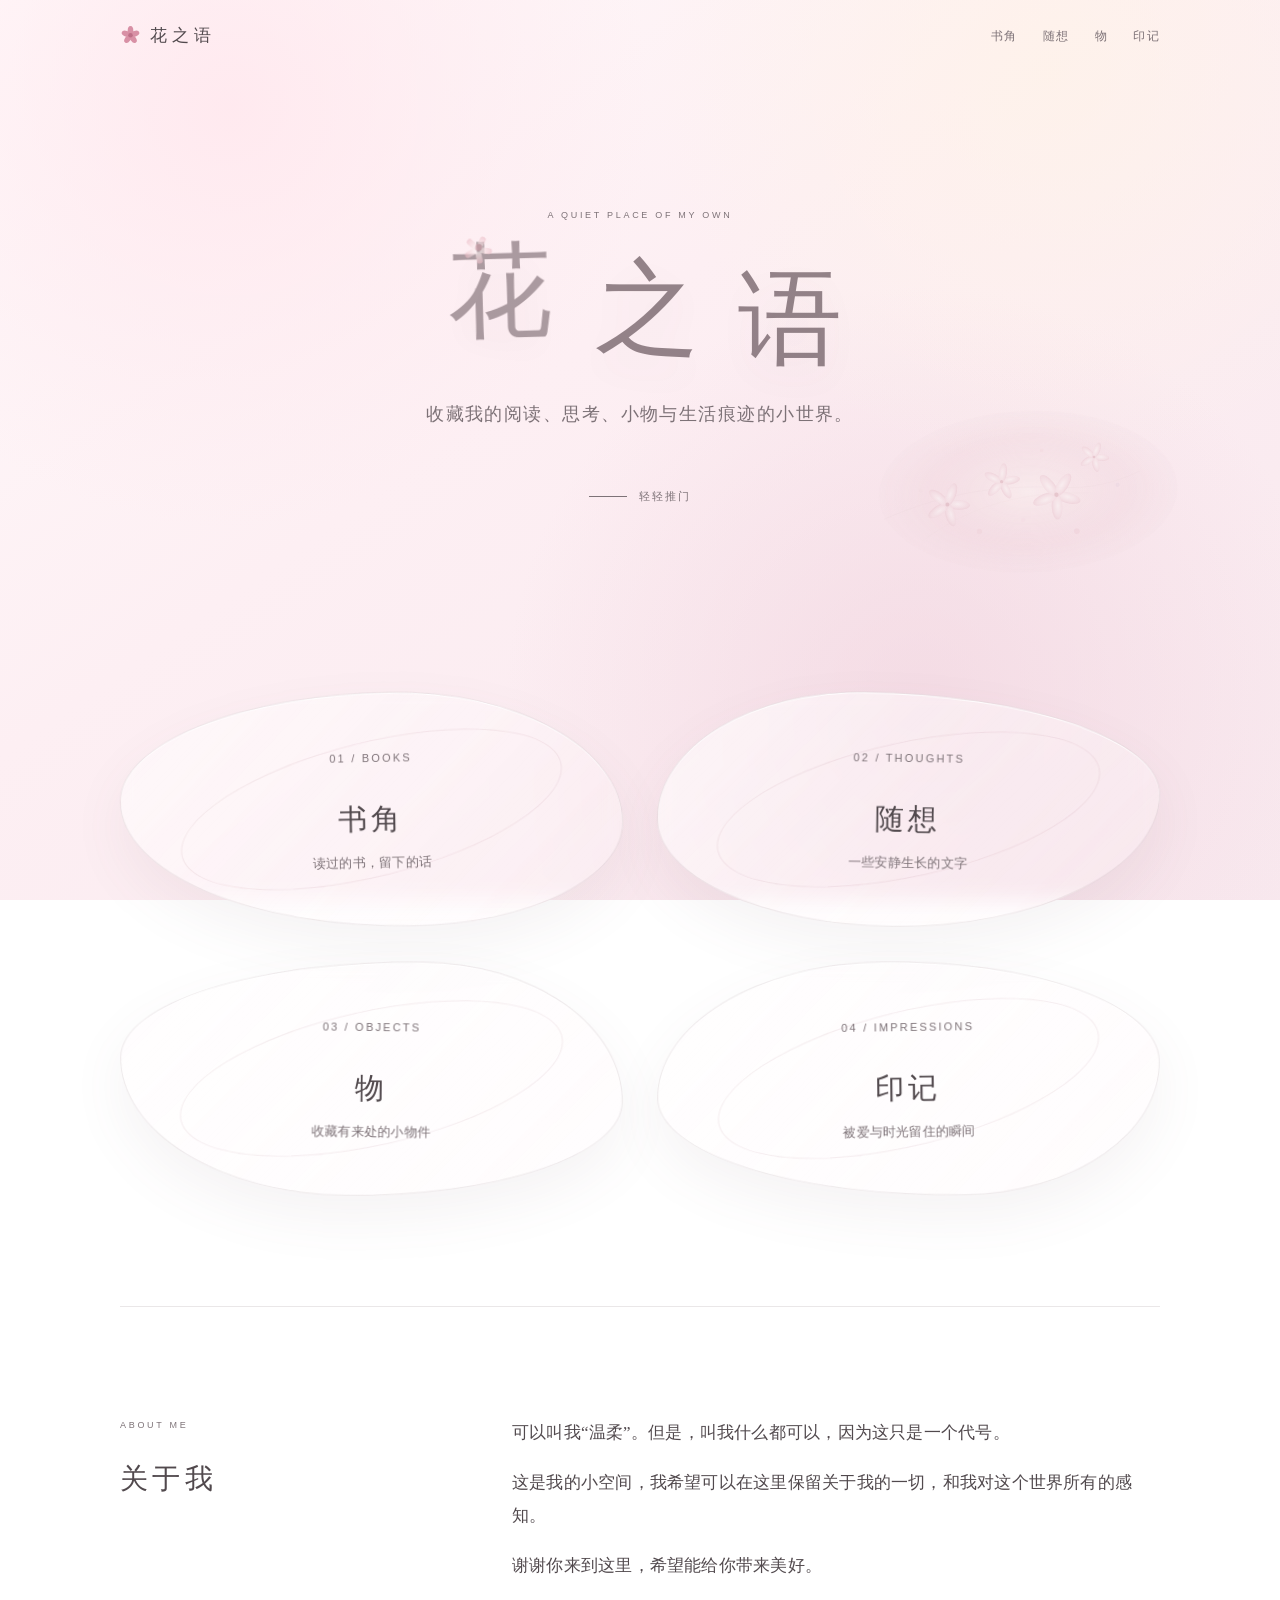
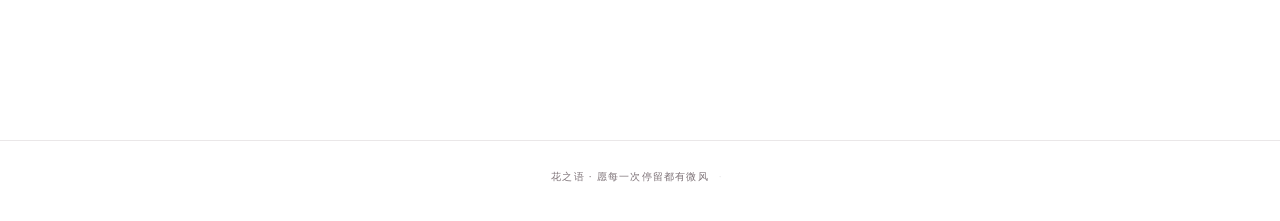
<file: index.html>
<!doctype html>
<html lang="zh-CN">
  <head>
    <meta charset="UTF-8">
    <meta name="viewport" content="width=device-width, initial-scale=1">
    <meta name="description" content="花之语，收藏阅读、思考、小物与生活痕迹的小世界。">
    <meta name="google-site-verification" content="Yda2c_dViZxnmFUatpTvZ6KjFXPl7rRImqmVGIiqZDU">
    <title>花之语</title>
    <link rel="stylesheet" href="assets/styles.css?v=petal-rain-3">
  </head>
  <body class="page-home">
    <header class="site-header shell">
      <a class="brand" href="index.html"><img class="brand-flower" src="assets/flower-mark-mono.svg" alt="">花之语</a>
      <nav class="nav" aria-label="主要导航">
        <a href="books/index.html?v=soft-load-2">书角</a>
        <a href="thoughts/index.html?v=soft-load-2">随想</a>
        <a href="love/index.html?v=soft-load-2">物</a>
        <a href="imprints/index.html?v=soft-load-2">印记</a>
      </nav>
    </header>

    <main>
      <section class="hero shell">
        <img class="home-flower-cluster" src="assets/home-flower-cluster.svg" alt="" aria-hidden="true">
        <div>
          <p class="eyebrow">A quiet place of my own</p>
          <h1 class="bloom-title" aria-label="花之语">
            <span class="bloom-word bloom-flower-word">
              花
              <span class="title-flower" aria-hidden="true">
                <span></span><span></span><span></span><span></span><span></span>
              </span>
            </span>
            <span class="bloom-word">之</span>
            <span class="bloom-word">语</span>
          </h1>
          <p class="hero-copy">收藏我的阅读、思考、小物与生活痕迹的小世界。</p>
          <a class="scroll-cue" href="#entrances">轻轻推门</a>
        </div>
      </section>

      <section class="portal-grid shell" id="entrances" aria-label="四个板块">
        <a class="portal portal-book" href="books/index.html?v=soft-load-2" data-page-transition="book">
          <span class="portal-orbit" aria-hidden="true"></span>
          <span class="portal-content">
            <span class="portal-index">01 / BOOKS</span>
            <h2>书角</h2>
            <p>读过的书，留下的话</p>
          </span>
        </a>
        <a class="portal portal-thought" href="thoughts/index.html?v=soft-load-2" data-page-transition="thought">
          <span class="portal-orbit" aria-hidden="true"></span>
          <span class="portal-content">
            <span class="portal-index">02 / THOUGHTS</span>
            <h2>随想</h2>
            <p>一些安静生长的文字</p>
          </span>
        </a>
        <a class="portal portal-love" href="love/index.html?v=soft-load-2" data-page-transition="love">
          <span class="portal-orbit" aria-hidden="true"></span>
          <span class="portal-content">
            <span class="portal-index">03 / OBJECTS</span>
            <h2>物</h2>
            <p>收藏有来处的小物件</p>
          </span>
        </a>
        <a class="portal portal-imprint" href="imprints/index.html?v=soft-load-2" data-page-transition="imprint">
          <span class="portal-orbit" aria-hidden="true"></span>
          <span class="portal-content">
            <span class="portal-index">04 / IMPRESSIONS</span>
            <h2>印记</h2>
            <p>被爱与时光留住的瞬间</p>
          </span>
        </a>
      </section>

      <section class="about shell">
        <div>
          <p class="eyebrow">About me</p>
          <h2>关于我</h2>
        </div>
        <div class="about-copy">
          <p>可以叫我“温柔”。但是，叫我什么都可以，因为这只是一个代号。</p>
          <p>这是我的小空间，我希望可以在这里保留关于我的一切，和我对这个世界所有的感知。</p>
          <p>谢谢你来到这里，希望能给你带来美好。</p>
        </div>
      </section>
    </main>

    <footer class="site-footer">花之语 · 愿每一次停留都有微风 <a class="admin-key" href="admin/" aria-label="进入内容管理">·</a></footer>
    <script src="assets/site.js?v=petal-rain-3"></script>
  </body>
</html>
</file>
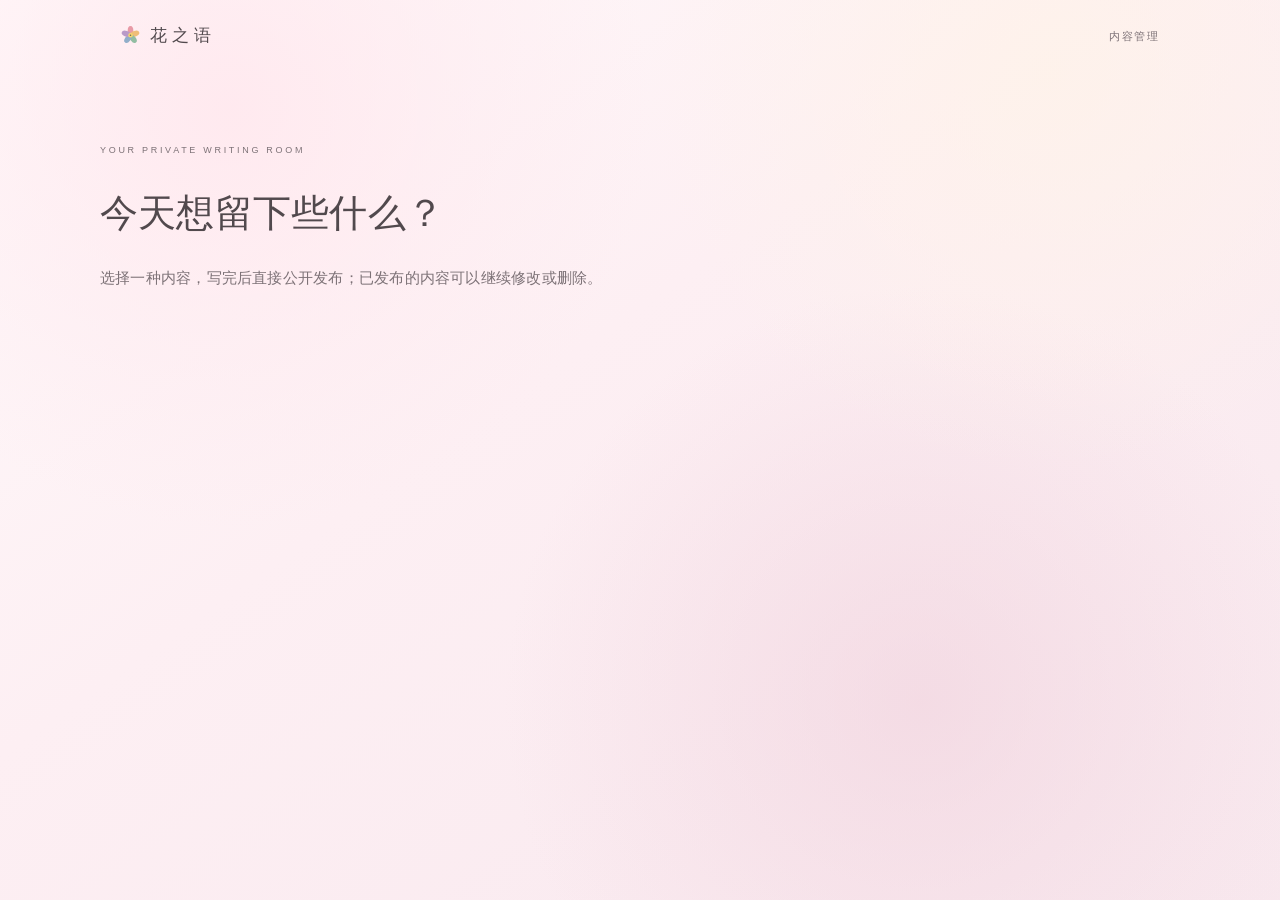
<file: admin/index.html>
<!doctype html>
<html lang="zh-CN">
  <head>
    <meta charset="UTF-8">
    <meta name="viewport" content="width=device-width, initial-scale=1">
    <meta name="robots" content="noindex">
    <title>内容管理 · 花之语</title>
    <link rel="stylesheet" href="../assets/styles.css?v=imprint-groups-comments-1">
  </head>
  <body class="admin-page">
    <header class="site-header shell">
      <a class="brand" href="../index.html"><img class="brand-flower" src="../assets/flower-mark.svg" alt="">花之语</a>
      <span class="admin-label">内容管理</span>
    </header>

    <main class="admin-shell">
      <section class="admin-intro">
        <p class="eyebrow">Your private writing room</p>
        <h1>今天想留下些什么？</h1>
        <p>选择一种内容，写完后直接公开发布；已发布的内容可以继续修改或删除。</p>
      </section>

      <section class="admin-setup" data-setup hidden>
        <img src="../assets/flower-mark.svg" alt="">
        <h2>还差一次云端连接</h2>
        <p>网页的发布功能已经写好。创建 Supabase 项目并填入连接信息后，这里就会变成你的登录入口。</p>
      </section>

      <section class="login-card" data-login hidden>
        <div>
          <p class="eyebrow">Private entrance</p>
          <h2>温柔，请登录</h2>
        </div>
        <form data-login-form>
          <label class="field">邮箱<input name="email" type="email" autocomplete="username" required></label>
          <label class="field">密码<input name="password" type="password" autocomplete="current-password" required></label>
          <button class="publish-button" type="submit">进入我的小空间</button>
          <p class="admin-note" data-login-note></p>
        </form>
      </section>

      <div data-workspace hidden>
      <div class="admin-session">
        <span data-user-email></span>
        <button type="button" data-logout>退出登录</button>
      </div>

      <section class="content-picker" aria-label="选择内容类型">
        <button class="content-type is-active" type="button" data-content-type="book">添加书籍</button>
        <button class="content-type" type="button" data-content-type="thought">写随想</button>
        <button class="content-type" type="button" data-content-type="love">收藏一件物</button>
        <button class="content-type" type="button" data-content-type="imprint">留下一道印记</button>
      </section>

      <form class="editor" data-editor>
        <div class="editor-panel">
          <div class="editor-section is-visible" data-section="book">
            <h2>一本读完的书</h2>
            <div class="editor-grid">
              <label class="field">书名<input name="book_title" placeholder="例如：史托納"></label>
              <label class="field">作者<input name="book_author"></label>
              <label class="field">译者<input name="book_translator"></label>
              <label class="field">阅读日期<input name="book_date" type="date"></label>
              <label class="field field-wide">一句话推荐<input name="book_recommendation"></label>
              <label class="field">喜爱程度
                <select name="book_rating">
                  <option>★★★★★</option>
                  <option>★★★★</option>
                  <option>★★★</option>
                  <option>★★</option>
                  <option>★</option>
                </select>
              </label>
              <label class="field">上传封面<input name="book_cover" type="file" accept="image/*"></label>
              <label class="field field-wide">详情页题目<input name="book_heading"></label>
              <label class="field field-wide">正文<textarea name="book_body" rows="12" data-count-text></textarea></label>
            </div>
          </div>

          <div class="editor-section" data-section="thought">
            <h2>一篇随想</h2>
            <label class="field">标题（可不填）<input name="thought_title"></label>
            <label class="field">正文<textarea name="thought_body" rows="15" data-count-text></textarea></label>
            <label class="switch-row"><input name="thought_comments" type="checkbox" checked> 开放评论</label>
          </div>

          <div class="editor-section" data-section="love">
            <h2>一件有故事的小物</h2>
            <label class="field">物的名字<input name="love_title" placeholder="例如：企鹅玩偶"></label>
            <label class="field">日期<input name="love_date" placeholder="例如：2025 年 1 月"></label>
            <label class="field">照片（可不选）<input name="love_images" type="file" accept="image/*" multiple></label>
            <label class="field">我的文字<textarea name="love_body" rows="10" data-count-text></textarea></label>
          </div>

          <div class="editor-section" data-section="imprint">
            <h2>一段生活印记</h2>
            <label class="field">印记类型
              <select name="imprint_kind">
                <option>时光</option>
                <option>爱</option>
                <option>美食</option>
              </select>
            </label>
            <label class="field">日期<input name="imprint_date" type="date"></label>
            <label class="field">照片<input name="imprint_images" type="file" accept="image/*" multiple></label>
            <label class="field">几句话<textarea name="imprint_body" rows="8" data-count-text></textarea></label>
          </div>
        </div>

        <aside class="publish-panel">
          <h2>发布设置</h2>
          <p class="publish-hint">现在先保持简单：所有确认保存的内容都会公开显示。</p>
          <input name="visibility" type="hidden" value="public">
          <button class="preview-button" type="button" data-preview>预览内容</button>
          <button class="publish-button" type="submit" data-submit-label>确认发布</button>
          <button class="preview-button" type="button" data-cancel-edit hidden>取消修改</button>
          <p class="admin-note" data-admin-note>写完后点击确认，会直接公开到花之语。</p>
        </aside>
      </form>
      <section class="entry-manager" aria-label="已发布内容">
        <div class="entry-manager-head">
          <div>
            <p class="eyebrow">Published room</p>
            <h2>已发布内容</h2>
          </div>
          <div class="entry-manager-actions">
            <button class="preview-button" type="button" data-export-backup>导出备份</button>
            <button class="preview-button" type="button" data-refresh-entries>刷新列表</button>
          </div>
        </div>
        <div class="entry-list-admin" data-entry-admin-list>
          <p class="admin-note">登录后会显示你已经发布的内容。</p>
        </div>
      </section>
      <section class="entry-manager comment-manager" aria-label="留言箱">
        <div class="entry-manager-head">
          <div>
            <p class="eyebrow">Visitor notes</p>
            <h2>留言箱</h2>
          </div>
          <button class="preview-button" type="button" data-refresh-comments>刷新留言</button>
        </div>
        <p class="publish-hint">新留言先进入这里。点击“通过”后，才会显示在文章下面。</p>
        <div class="entry-list-admin" data-comment-admin-list>
          <p class="admin-note">登录后会读取访客留言。</p>
        </div>
      </section>
      </div>
    </main>
    <script src="../assets/site.js?v=home-bloom-3"></script>
    <script type="module" src="../assets/admin.js?v=imprint-groups-comments-1"></script>
  </body>
</html>
</file>
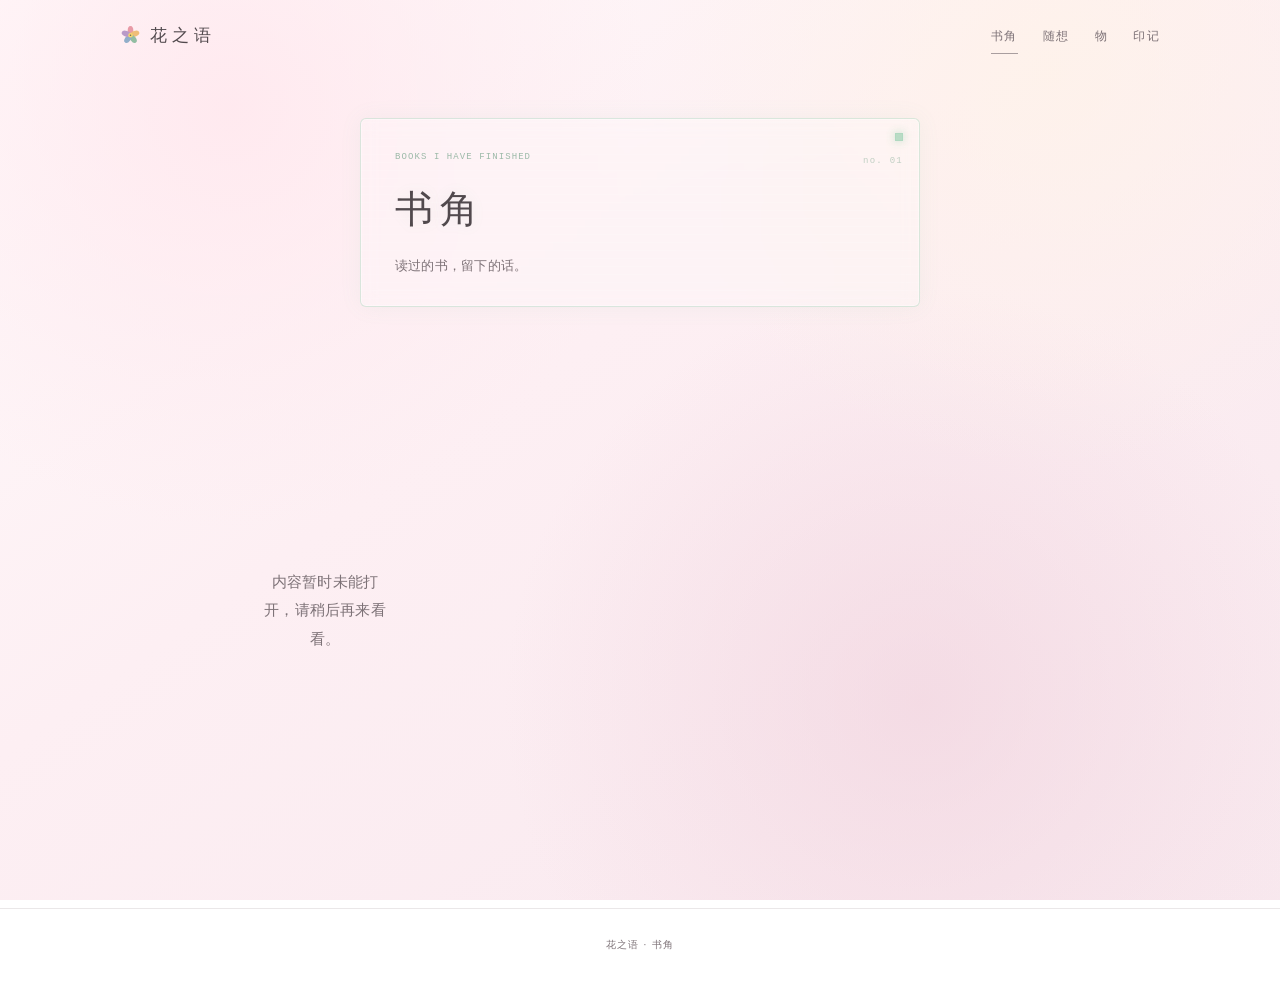
<file: books/index.html>
<!doctype html>
<html lang="zh-CN">
  <head>
    <meta charset="UTF-8">
    <meta name="viewport" content="width=device-width, initial-scale=1">
    <title>书角 · 花之语</title>
    <link rel="stylesheet" href="../assets/styles.css?v=petal-rain-3">
  </head>
  <body class="page-books">
    <header class="site-header shell">
      <a class="brand" href="../index.html"><img class="brand-flower" src="../assets/flower-mark.svg" alt="">花之语</a>
      <nav class="nav" aria-label="主要导航">
        <a aria-current="page" href="index.html">书角</a>
        <a href="../thoughts/index.html?v=soft-load-2">随想</a>
        <a href="../love/index.html?v=soft-load-2">物</a>
        <a href="../imprints/index.html?v=soft-load-2">印记</a>
      </nav>
    </header>
    <main class="shell">
      <section class="page-intro">
        <p class="eyebrow">Books I have finished</p>
        <h1>书角</h1>
        <p>读过的书，留下的话。</p>
      </section>
      <section class="book-grid is-entry-loading" data-entry-list="book" aria-busy="true"></section>
    </main>
    <footer class="site-footer">花之语 · 书角</footer>
    <script src="../assets/site.js?v=petal-rain-3"></script>
    <script type="module" src="../assets/content.js?v=soft-load-2"></script>
  </body>
</html>
</file>
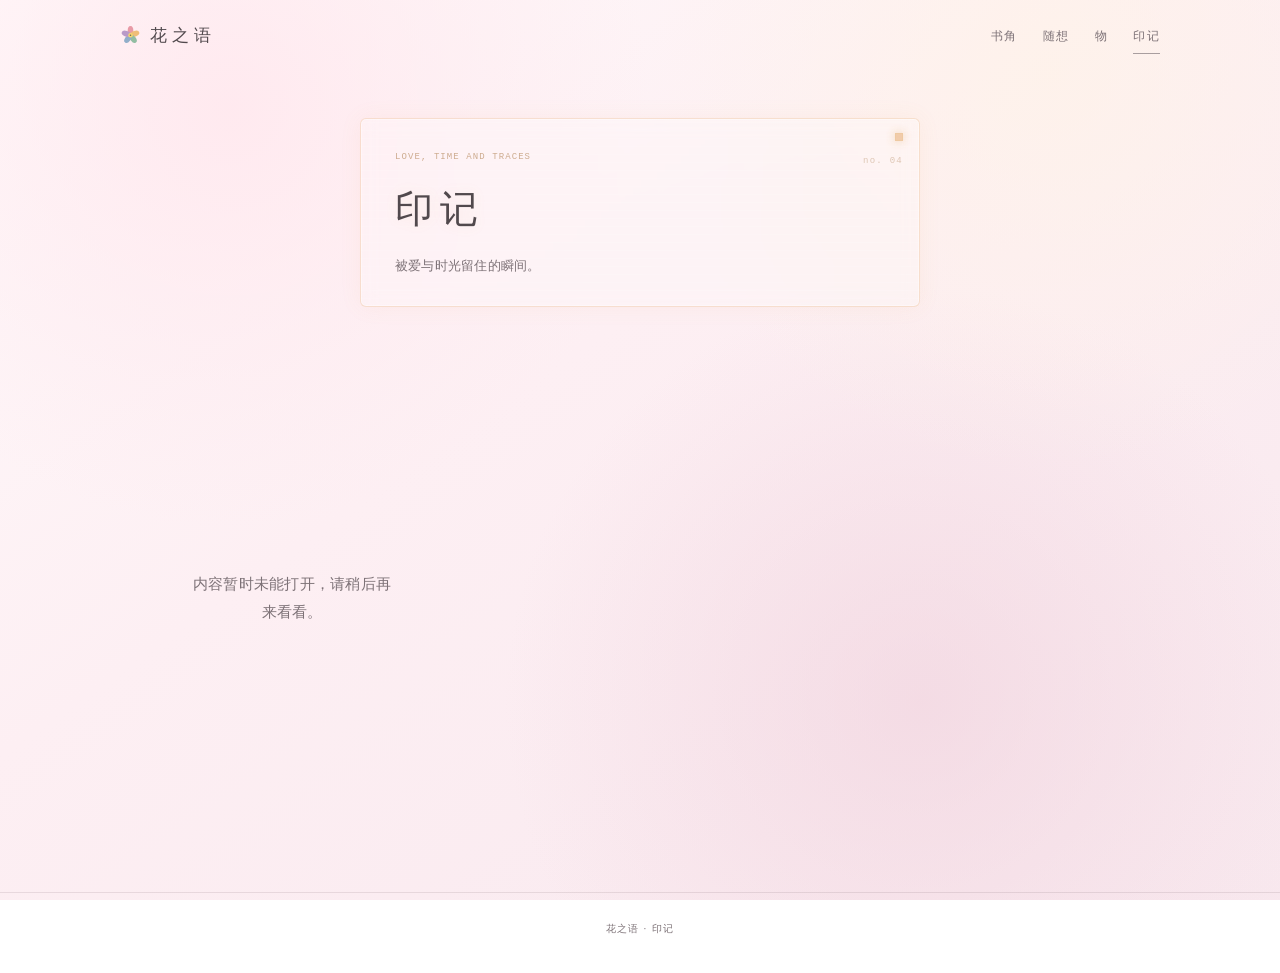
<file: imprints/index.html>
<!doctype html>
<html lang="zh-CN">
  <head>
    <meta charset="UTF-8">
    <meta name="viewport" content="width=device-width, initial-scale=1">
    <title>印记 · 花之语</title>
    <link rel="stylesheet" href="../assets/styles.css?v=petal-rain-3">
  </head>
  <body class="page-imprints">
    <header class="site-header shell">
      <a class="brand" href="../index.html"><img class="brand-flower" src="../assets/flower-mark.svg" alt="">花之语</a>
      <nav class="nav" aria-label="主要导航">
        <a href="../books/index.html?v=soft-load-2">书角</a>
        <a href="../thoughts/index.html?v=soft-load-2">随想</a>
        <a href="../love/index.html?v=soft-load-2">物</a>
        <a aria-current="page" href="index.html">印记</a>
      </nav>
    </header>
    <main class="shell">
      <section class="page-intro">
        <p class="eyebrow">Love, time and traces</p>
        <h1>印记</h1>
        <p>被爱与时光留住的瞬间。</p>
      </section>
      <section class="media-gallery is-entry-loading" data-entry-list="imprint" aria-busy="true"></section>
    </main>
    <footer class="site-footer">花之语 · 印记</footer>
    <script src="../assets/site.js?v=petal-rain-3"></script>
    <script type="module" src="../assets/content.js?v=soft-load-2"></script>
  </body>
</html>
</file>
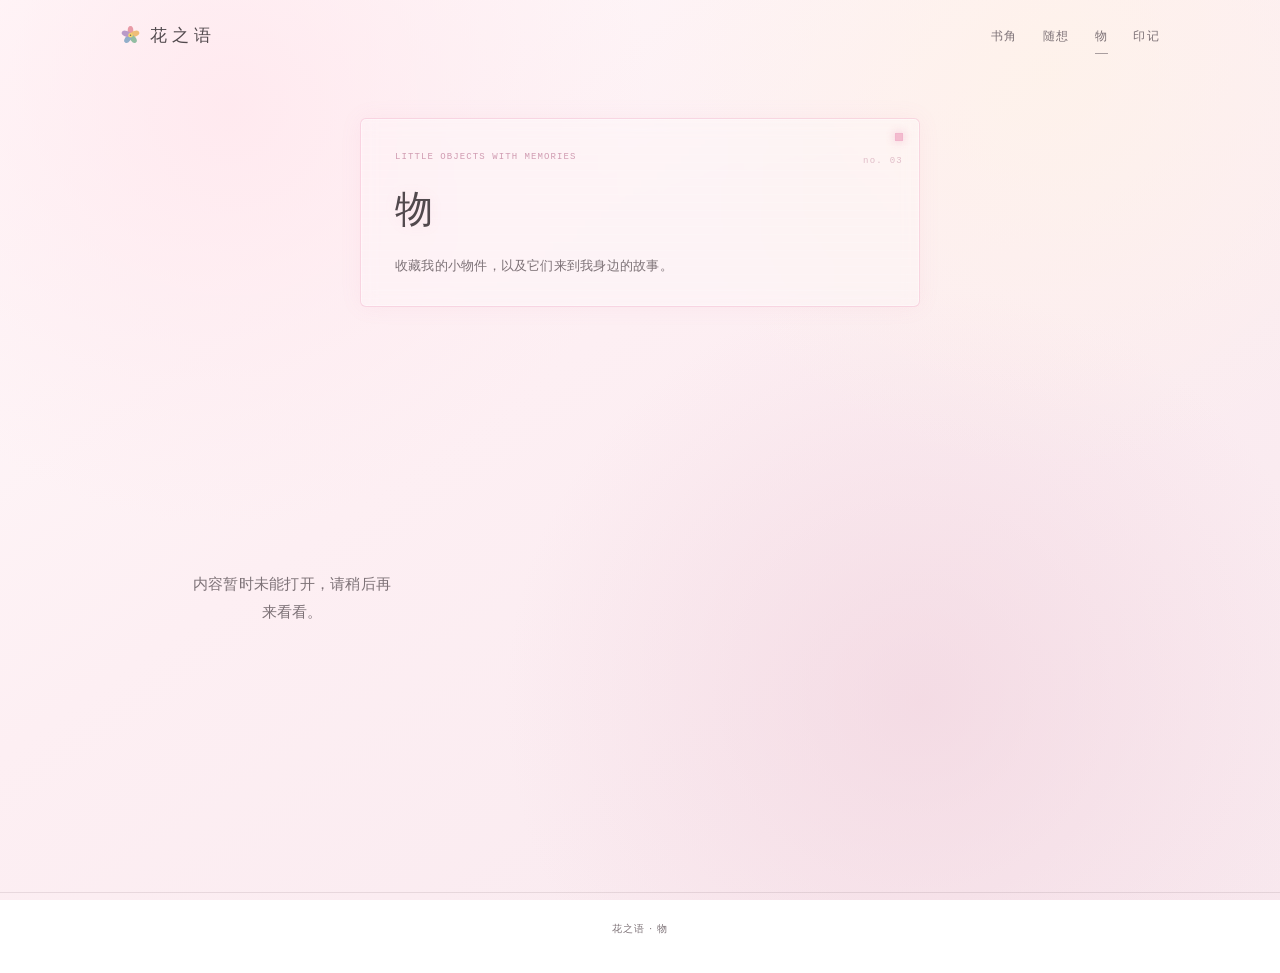
<file: love/index.html>
<!doctype html>
<html lang="zh-CN">
  <head>
    <meta charset="UTF-8">
    <meta name="viewport" content="width=device-width, initial-scale=1">
    <title>物 · 花之语</title>
    <link rel="stylesheet" href="../assets/styles.css?v=petal-rain-3">
  </head>
  <body class="page-love">
    <header class="site-header shell">
      <a class="brand" href="../index.html"><img class="brand-flower" src="../assets/flower-mark.svg" alt="">花之语</a>
      <nav class="nav" aria-label="主要导航">
        <a href="../books/index.html?v=soft-load-2">书角</a>
        <a href="../thoughts/index.html?v=soft-load-2">随想</a>
        <a aria-current="page" href="index.html">物</a>
        <a href="../imprints/index.html?v=soft-load-2">印记</a>
      </nav>
    </header>
    <main class="shell">
      <section class="page-intro">
        <p class="eyebrow">Little objects with memories</p>
        <h1>物</h1>
        <p>收藏我的小物件，以及它们来到我身边的故事。</p>
      </section>
      <section class="media-gallery is-entry-loading" data-entry-list="love" aria-busy="true"></section>
    </main>
    <footer class="site-footer">花之语 · 物</footer>
    <script src="../assets/site.js?v=petal-rain-3"></script>
    <script type="module" src="../assets/content.js?v=soft-load-2"></script>
  </body>
</html>
</file>
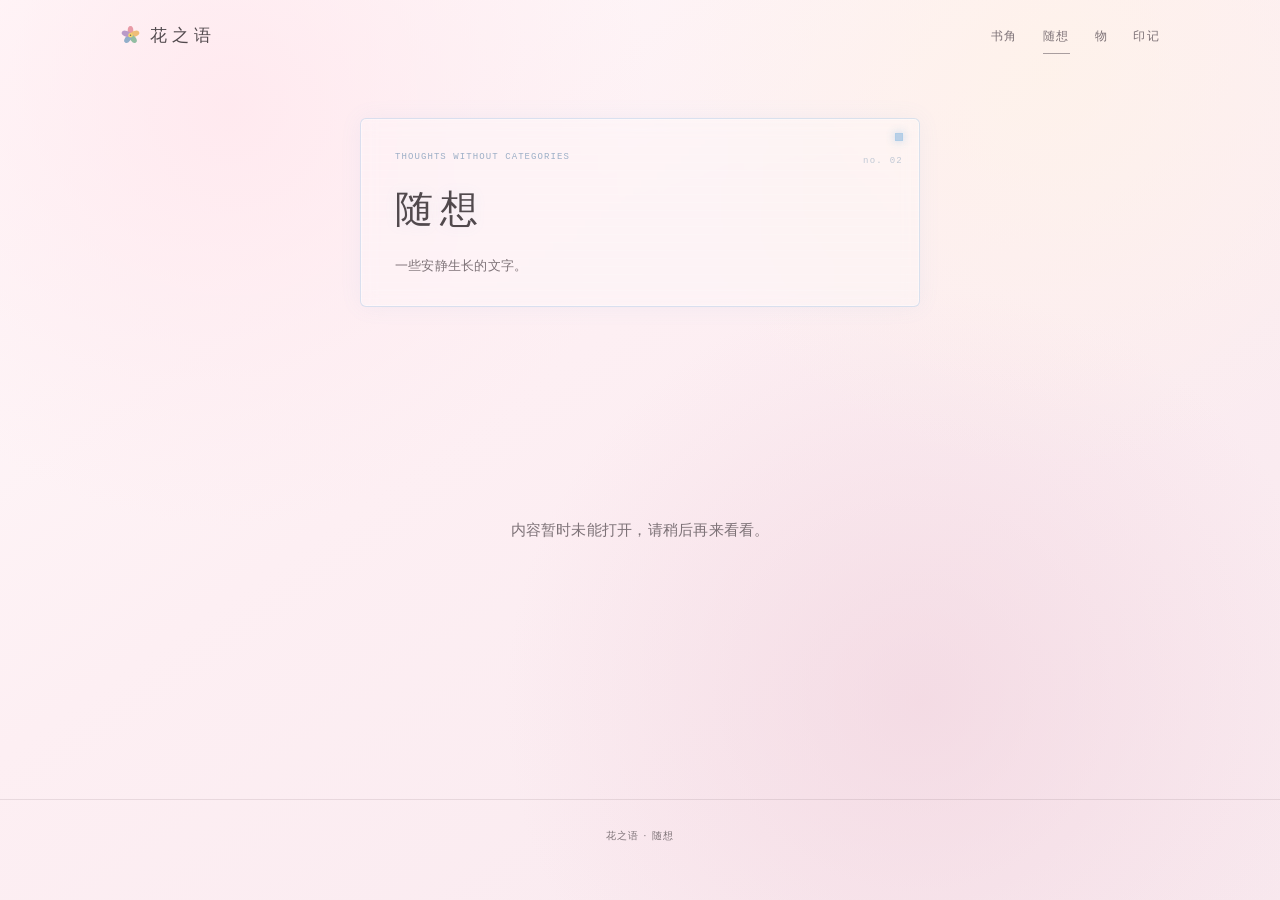
<file: thoughts/index.html>
<!doctype html>
<html lang="zh-CN">
  <head>
    <meta charset="UTF-8">
    <meta name="viewport" content="width=device-width, initial-scale=1">
    <title>随想 · 花之语</title>
    <link rel="stylesheet" href="../assets/styles.css?v=petal-rain-3">
  </head>
  <body class="page-thoughts">
    <header class="site-header shell">
      <a class="brand" href="../index.html"><img class="brand-flower" src="../assets/flower-mark.svg" alt="">花之语</a>
      <nav class="nav" aria-label="主要导航">
        <a href="../books/index.html?v=soft-load-2">书角</a>
        <a aria-current="page" href="index.html">随想</a>
        <a href="../love/index.html?v=soft-load-2">物</a>
        <a href="../imprints/index.html?v=soft-load-2">印记</a>
      </nav>
    </header>
    <main class="shell">
      <section class="page-intro">
        <p class="eyebrow">Thoughts without categories</p>
        <h1>随想</h1>
        <p>一些安静生长的文字。</p>
      </section>
      <section class="thought-list is-entry-loading" data-entry-list="thought" aria-busy="true"></section>
    </main>
    <footer class="site-footer">花之语 · 随想</footer>
    <script src="../assets/site.js?v=petal-rain-3"></script>
    <script type="module" src="../assets/content.js?v=soft-load-2"></script>
  </body>
</html>
</file>
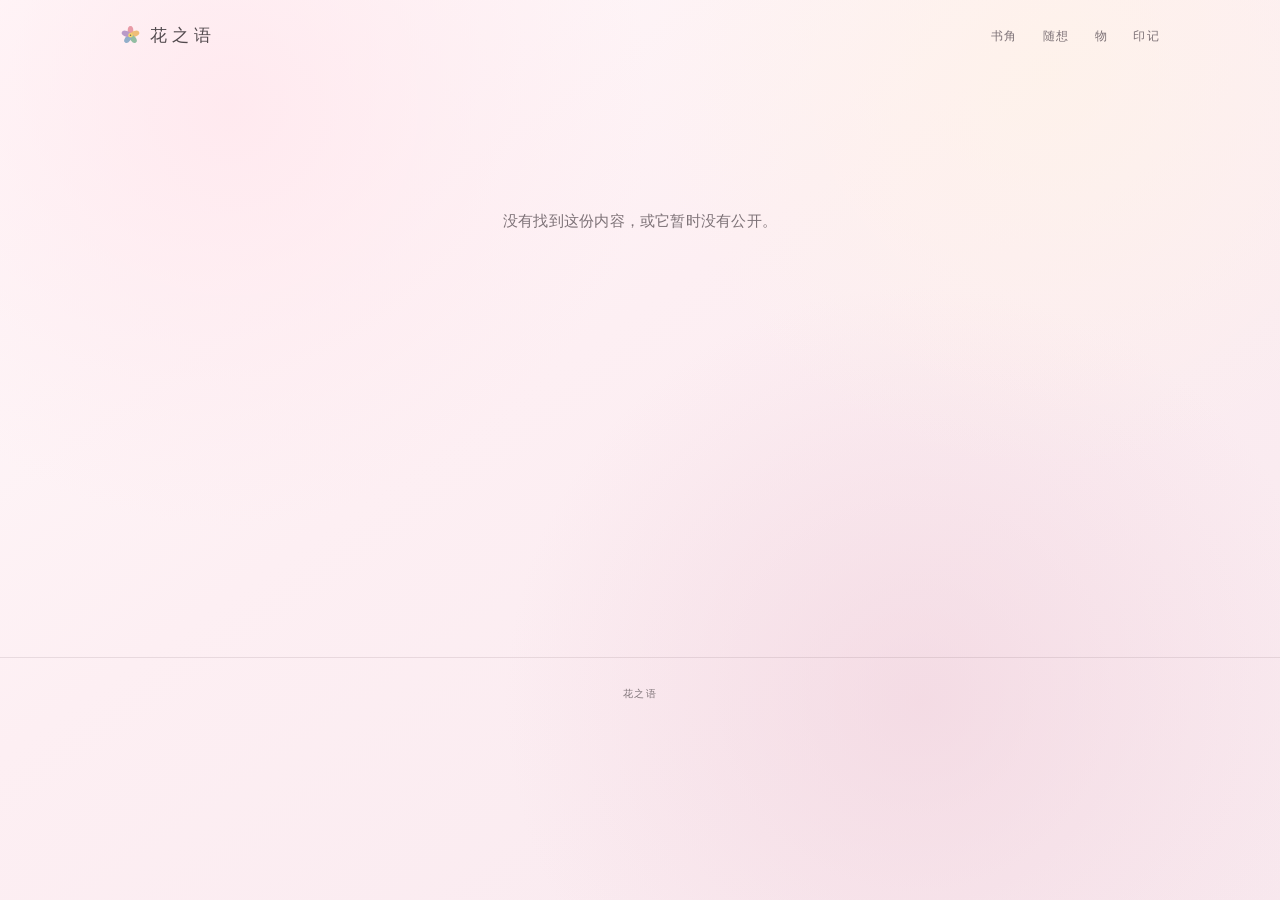
<file: entry.html>
<!doctype html>
<html lang="zh-CN">
  <head>
    <meta charset="UTF-8">
    <meta name="viewport" content="width=device-width, initial-scale=1">
    <title>内容 · 花之语</title>
    <link rel="stylesheet" href="assets/styles.css?v=petal-rain-3">
  </head>
  <body>
    <header class="site-header shell">
      <a class="brand" href="index.html"><img class="brand-flower" src="assets/flower-mark.svg" alt="">花之语</a>
      <nav class="nav" aria-label="主要导航">
        <a href="books/index.html?v=soft-load-2">书角</a>
        <a href="thoughts/index.html?v=soft-load-2">随想</a>
        <a href="love/index.html?v=soft-load-2">物</a>
        <a href="imprints/index.html?v=soft-load-2">印记</a>
      </nav>
    </header>
    <main class="shell entry-shell" data-entry-detail>
      <p class="entry-loading">正在打开这份收藏……</p>
    </main>
    <footer class="site-footer">花之语</footer>
    <script src="assets/site.js?v=petal-rain-3"></script>
    <script type="module" src="assets/content.js?v=soft-load-2"></script>
  </body>
</html>
</file>
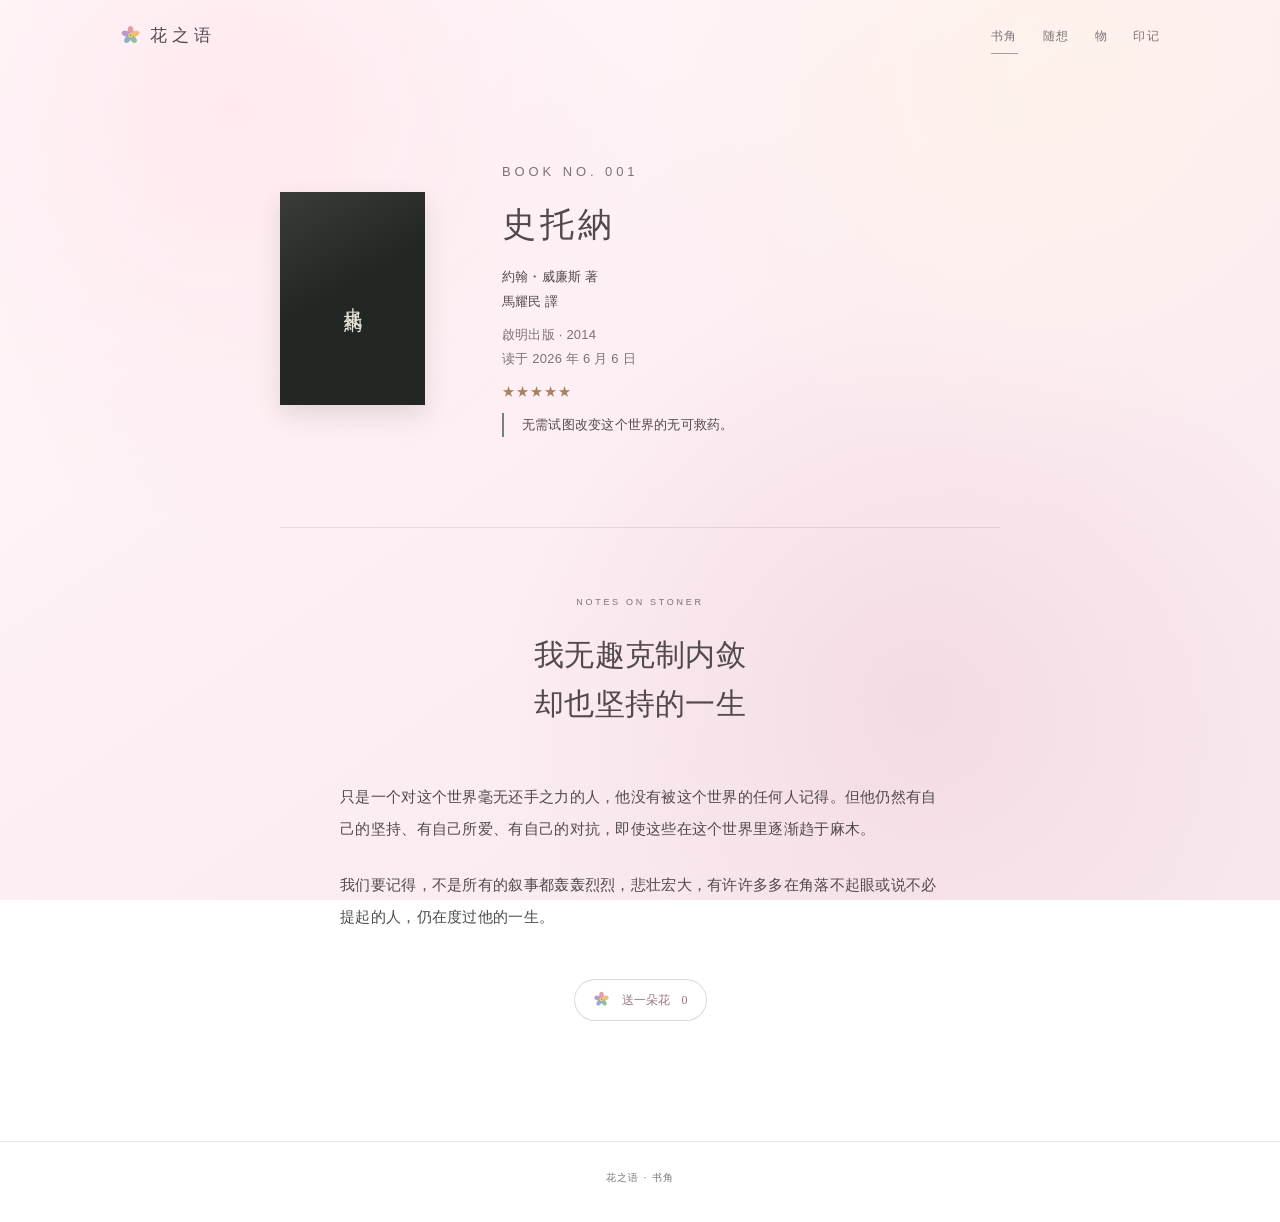
<file: books/stoner.html>
<!doctype html>
<html lang="zh-CN">
  <head>
    <meta charset="UTF-8">
    <meta name="viewport" content="width=device-width, initial-scale=1">
    <title>史托納 · 花之语</title>
    <link rel="stylesheet" href="../assets/styles.css?v=home-bloom-3">
  </head>
  <body class="page-books">
    <header class="site-header shell">
      <a class="brand" href="../index.html"><img class="brand-flower" src="../assets/flower-mark.svg" alt="">花之语</a>
      <nav class="nav" aria-label="主要导航">
        <a aria-current="page" href="index.html">书角</a>
        <a href="../thoughts/index.html?v=home-bloom-3">随想</a>
        <a href="../love/index.html?v=home-bloom-3">物</a>
        <a href="../imprints/index.html?v=home-bloom-3">印记</a>
      </nav>
    </header>
    <main class="shell">
      <section class="book-detail">
        <div class="book-cover" aria-label="《史托納》封面占位">
          <strong>史托納</strong>
        </div>
        <div class="book-info">
          <p class="eyebrow">Book No. 001</p>
          <h1>史托納</h1>
          <p>約翰・威廉斯 著<br>馬耀民 譯</p>
          <p class="meta">啟明出版 · 2014<br>读于 2026 年 6 月 6 日</p>
          <p class="rating" aria-label="喜爱程度五颗星">★★★★★</p>
          <p class="book-quote">无需试图改变这个世界的无可救药。</p>
        </div>
      </section>
      <div class="divider"></div>
      <article class="article">
        <header class="article-head">
          <p class="eyebrow">Notes on Stoner</p>
          <h1>我无趣克制内敛<br>却也坚持的一生</h1>
        </header>
        <div class="article-body">
          <p>只是一个对这个世界毫无还手之力的人，他没有被这个世界的任何人记得。但他仍然有自己的坚持、有自己所爱、有自己的对抗，即使这些在这个世界里逐渐趋于麻木。</p>
          <p>我们要记得，不是所有的叙事都轰轰烈烈，悲壮宏大，有许许多多在角落不起眼或说不必提起的人，仍在度过他的一生。</p>
        </div>
        <button class="flower-button" type="button" data-flower>
          <img class="button-flower" src="../assets/flower-mark.svg" alt="">
          <span data-flower-label>送一朵花</span>
          <span data-flower-count>0</span>
        </button>
      </article>
    </main>
    <footer class="site-footer">花之语 · 书角</footer>
    <script src="../assets/site.js?v=home-bloom-3"></script>
  </body>
</html>
</file>
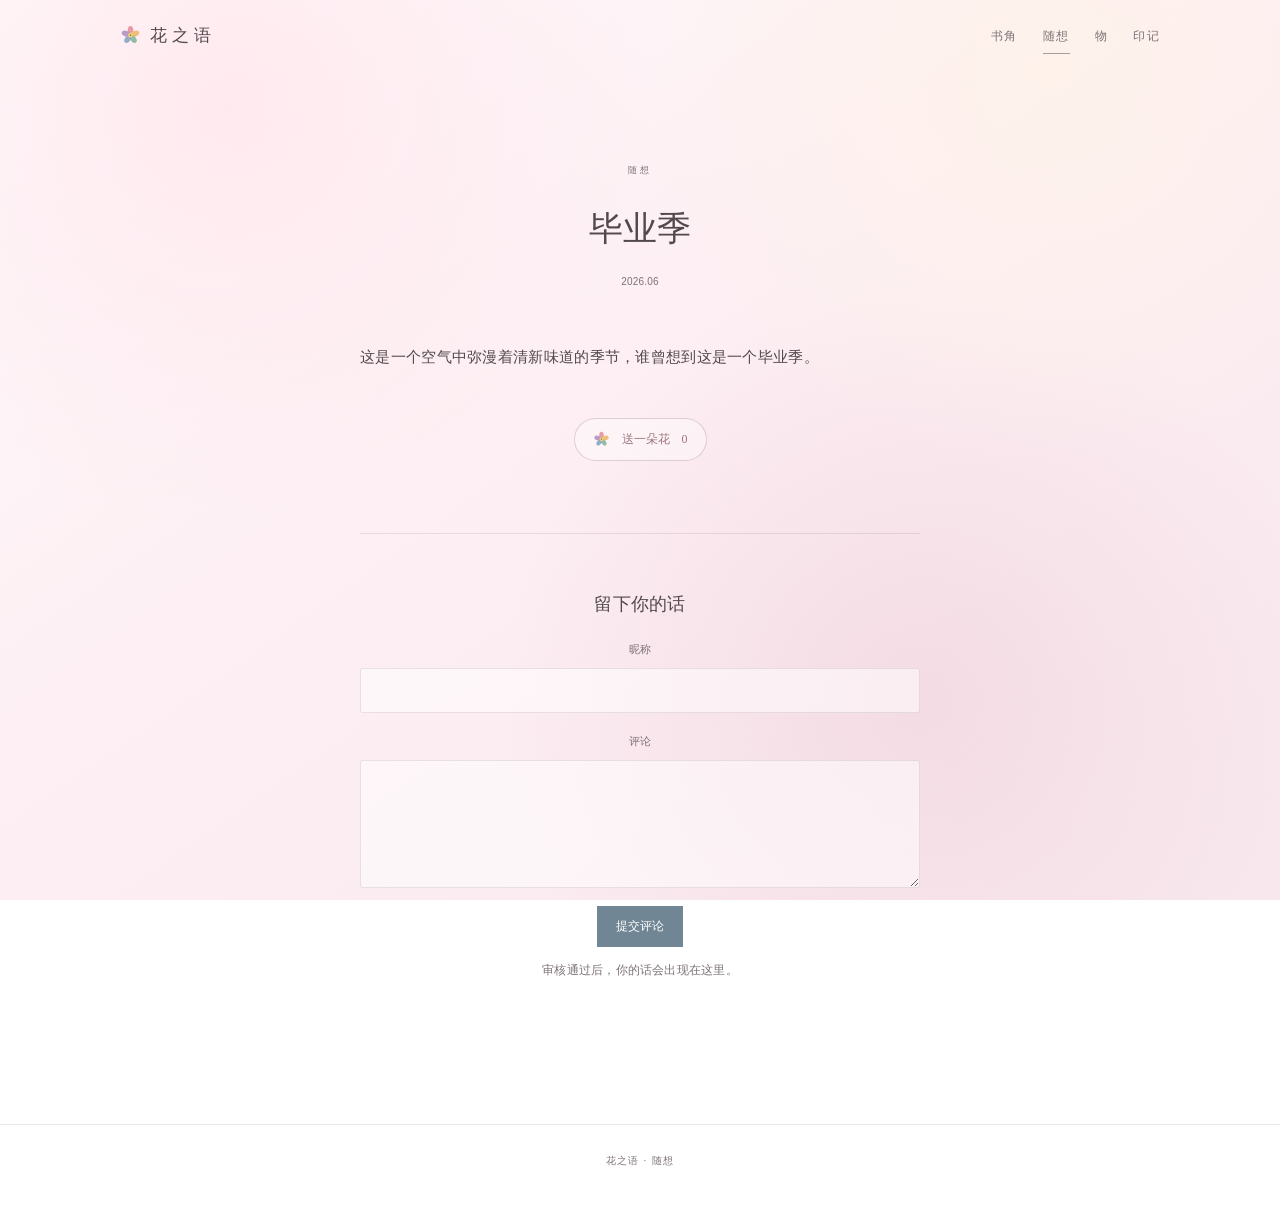
<file: thoughts/graduation-season.html>
<!doctype html>
<html lang="zh-CN">
  <head>
    <meta charset="UTF-8">
    <meta name="viewport" content="width=device-width, initial-scale=1">
    <title>毕业季 · 随想 · 花之语</title>
    <link rel="stylesheet" href="../assets/styles.css?v=home-bloom-3">
  </head>
  <body class="page-thoughts">
    <header class="site-header shell">
      <a class="brand" href="../index.html"><img class="brand-flower" src="../assets/flower-mark.svg" alt="">花之语</a>
      <nav class="nav" aria-label="主要导航">
        <a href="../books/index.html?v=home-bloom-3">书角</a>
        <a aria-current="page" href="index.html">随想</a>
        <a href="../love/index.html?v=home-bloom-3">物</a>
        <a href="../imprints/index.html?v=home-bloom-3">印记</a>
      </nav>
    </header>
    <main class="shell">
      <article class="cloud-entry cloud-entry-thought static-thought">
        <header class="cloud-entry-header">
          <p class="eyebrow">随想</p>
          <h1>毕业季</h1>
          <p class="meta">2026.06</p>
        </header>
        <div class="article-body">
          <p>这是一个空气中弥漫着清新味道的季节，谁曾想到这是一个毕业季。</p>
        </div>
        <button class="flower-button" type="button" data-flower>
          <img class="button-flower" src="../assets/flower-mark.svg" alt="">
          <span data-flower-label>送一朵花</span>
          <span data-flower-count>0</span>
        </button>
        <section class="comments">
          <h2>留下你的话</h2>
          <form data-comment-form>
            <label class="field">
              昵称
              <input name="nickname" autocomplete="nickname" required>
            </label>
            <label class="field">
              评论
              <textarea name="comment" rows="5" required></textarea>
            </label>
            <button class="submit-button" type="submit">提交评论</button>
            <p class="form-note" data-form-note>审核通过后，你的话会出现在这里。</p>
          </form>
        </section>
      </article>
    </main>
    <footer class="site-footer">花之语 · 随想</footer>
    <script src="../assets/site.js?v=home-bloom-3"></script>
  </body>
</html>
</file>
<file: assets/styles.css>
:root {
  --paper: #fcf7f8;
  --paper-deep: #f5ecee;
  --ink: #51494d;
  --ink-soft: #7d7277;
  --line: rgba(91, 71, 80, 0.13);
  --sage: #dce8dc;
  --sage-deep: #718775;
  --blue: #dfeaf0;
  --blue-deep: #718694;
  --pink: #f1dfe2;
  --pink-deep: #9a747b;
  --apricot: #f2e5cd;
  --apricot-deep: #9a805e;
  --shadow: 0 18px 50px rgba(71, 78, 73, 0.09);
  --rose-sky:
    radial-gradient(circle at 18% 12%, rgba(255, 232, 238, 0.9), transparent 32%),
    radial-gradient(circle at 82% 8%, rgba(255, 244, 230, 0.62), transparent 30%),
    radial-gradient(circle at 72% 78%, rgba(239, 207, 219, 0.56), transparent 36%),
    linear-gradient(145deg, #fffafb 0%, #fdeff3 42%, #f8e8ee 100%);
  --serif: "Songti SC", "STSong", "Noto Serif CJK SC", Georgia, serif;
  --sans: "PingFang SC", "Noto Sans CJK SC", sans-serif;
}

* {
  box-sizing: border-box;
}

[hidden] {
  display: none !important;
}

html {
  scroll-behavior: smooth;
}

body {
  position: relative;
  margin: 0;
  color: var(--ink);
  background: var(--rose-sky);
  background-attachment: fixed;
  font-family: var(--serif);
  line-height: 1.9;
}

body::before {
  display: none;
}

body::after {
  display: none;
}

.page-books {
  background: var(--rose-sky);
  background-attachment: fixed;
}

.page-books::after {
  display: none;
}

.page-thoughts {
  background: var(--rose-sky);
  background-attachment: fixed;
}

.page-love {
  background: var(--rose-sky);
  background-attachment: fixed;
}

.page-imprints {
  background: var(--rose-sky);
  background-attachment: fixed;
}

a {
  color: inherit;
  text-decoration: none;
}

button,
input,
textarea {
  font: inherit;
}

.shell {
  width: min(1120px, calc(100% - 40px));
  margin: 0 auto;
}

.site-header {
  position: relative;
  display: flex;
  align-items: center;
  justify-content: space-between;
  min-height: 84px;
  font-size: 14px;
  letter-spacing: 0.12em;
}

.site-header::before {
  position: absolute;
  top: 33px;
  left: -36px;
  width: 18px;
  height: 18px;
  border: 1px solid currentColor;
  border-radius: 50%;
  content: "";
  opacity: 0.22;
}

.brand {
  display: inline-flex;
  align-items: center;
  gap: 9px;
  font-size: 20px;
  letter-spacing: 0.34em;
}

.brand-flower {
  width: 25px;
  height: 25px;
  flex: 0 0 auto;
  transform-origin: center;
  transition: filter 500ms ease, transform 700ms cubic-bezier(.2,.8,.2,1);
}

.brand:hover .brand-flower,
.petal-rain-active .brand-flower {
  filter: drop-shadow(0 5px 8px rgba(203, 125, 148, 0.24));
  transform: rotate(145deg) scale(1.12);
}

.nav {
  display: flex;
  gap: 28px;
  color: var(--ink-soft);
}

.nav a {
  position: relative;
}

.nav a::after {
  position: absolute;
  right: 0;
  bottom: -7px;
  left: 0;
  height: 1px;
  background: currentColor;
  content: "";
  opacity: 0;
  transform: scaleX(0.4);
  transition: 180ms ease;
}

.nav a:hover::after,
.nav a[aria-current="page"]::after {
  opacity: 0.65;
  transform: scaleX(1);
}

.hero {
  position: relative;
  display: grid;
  min-height: 570px;
  place-items: center;
  text-align: center;
}

.hero::before,
.hero::after {
  display: none;
}

.hero::before {
  top: 30px;
  left: 5%;
}

.hero::after {
  right: 5%;
  bottom: 40px;
  transform: rotate(205deg);
}

.eyebrow {
  margin: 0 0 18px;
  color: var(--ink-soft);
  font-family: var(--sans);
  font-size: 12px;
  letter-spacing: 0.28em;
  text-transform: uppercase;
}

.hero h1,
.bloom-title {
  margin: 0;
  font-size: clamp(58px, 9vw, 104px);
  font-weight: 400;
  letter-spacing: 0.12em;
  line-height: 1.2;
}

.bloom-title {
  position: relative;
  z-index: 2;
  display: inline-flex;
  gap: clamp(8px, 1.5vw, 18px);
  align-items: flex-start;
  padding-left: 0.08em;
  color: rgba(105, 87, 94, 0.72);
}

.bloom-word {
  position: relative;
  display: inline-block;
  text-shadow: 0 16px 38px rgba(126, 92, 104, 0.06);
  transition:
    opacity 900ms ease,
    filter 900ms ease,
    transform 1000ms cubic-bezier(.2,.7,.2,1);
}

.bloom-word:nth-child(1) {
  transform: translateY(-0.12em);
}

.bloom-word:nth-child(2) {
  transform: translateY(0.03em);
}

.bloom-word:nth-child(3) {
  transform: translateY(0.18em);
}

.bloom-flower-word {
  padding-right: 0.01em;
  transform-origin: 50% 56%;
}

.title-flower {
  position: absolute;
  top: 0.13em;
  left: 0.02em;
  width: 0.22em;
  height: 0.22em;
  opacity: 0.76;
  transform: rotate(-24deg) scale(0.82);
  transform-origin: center;
  transition: transform 950ms cubic-bezier(.2,.7,.2,1), opacity 700ms ease;
}

.title-flower span {
  position: absolute;
  top: 50%;
  left: 50%;
  width: 52%;
  height: 25%;
  border-radius: 999px 999px 999px 40%;
  background: linear-gradient(90deg, #fffaf7, #e8aeba);
  box-shadow: inset 0 0 0 1px rgba(183, 130, 142, 0.08);
  transform-origin: 0 50%;
}

.title-flower span:nth-child(1) { transform: rotate(0deg) translateX(0.02em); }
.title-flower span:nth-child(2) { transform: rotate(72deg) translateX(0.02em); }
.title-flower span:nth-child(3) { transform: rotate(144deg) translateX(0.02em); }
.title-flower span:nth-child(4) { transform: rotate(216deg) translateX(0.02em); }
.title-flower span:nth-child(5) { transform: rotate(288deg) translateX(0.02em); }

.title-flower::after {
  position: absolute;
  top: calc(50% - 0.03em);
  left: calc(50% - 0.03em);
  width: 0.06em;
  height: 0.06em;
  border-radius: 50%;
  background: #bd8490;
  content: "";
}

.bloom-title:hover .bloom-flower-word,
.bloom-title.is-wind .bloom-flower-word {
  filter: blur(0.12px);
  opacity: 0.78;
  transform: translate(-0.03em, -0.12em) rotate(-1.6deg);
}

.bloom-title:hover .bloom-word:nth-child(2),
.bloom-title.is-wind .bloom-word:nth-child(2) {
  transform: translate(0.08em, 0.05em);
}

.bloom-title:hover .bloom-word:nth-child(3),
.bloom-title.is-wind .bloom-word:nth-child(3) {
  transform: translate(0.16em, 0.14em);
}

[data-entry-list].is-entry-loading {
  position: relative;
  min-height: 260px;
}

[data-entry-list].is-entry-loading > * {
  visibility: hidden;
}

[data-entry-list].is-entry-loading::before,
[data-entry-list].is-entry-loading::after {
  position: absolute;
  left: 50%;
  border-radius: 999px;
  content: "";
  transform: translateX(-50%);
}

[data-entry-list].is-entry-loading::before {
  top: 72px;
  width: min(360px, 68%);
  height: 9px;
  background: rgba(196, 144, 157, 0.12);
  box-shadow:
    0 28px 0 rgba(196, 144, 157, 0.08),
    0 56px 0 rgba(196, 144, 157, 0.055);
}

[data-entry-list].is-entry-loading::after {
  top: 68px;
  width: 82px;
  height: 17px;
  background: linear-gradient(
    90deg,
    transparent,
    rgba(255, 255, 255, 0.72),
    transparent
  );
  animation: content-soft-load 1500ms ease-in-out infinite;
}

@keyframes content-soft-load {
  0% {
    opacity: 0;
    transform: translateX(-180px);
  }

  45% {
    opacity: 0.9;
  }

  100% {
    opacity: 0;
    transform: translateX(100px);
  }
}

.bloom-title:hover .title-flower,
.bloom-title.is-wind .title-flower {
  opacity: 0.6;
  transform: translate(0.18em, -0.08em) rotate(9deg) scale(1);
}

.home-flower-cluster {
  position: absolute;
  right: min(-35px, -1vw);
  bottom: 34px;
  z-index: 0;
  width: min(38vw, 430px);
  min-width: 270px;
  opacity: 0.46;
  pointer-events: none;
  transform: rotate(-2deg);
  filter: saturate(0.88) contrast(0.96);
  animation: cluster-breathe 9s ease-in-out infinite;
}

@keyframes cluster-breathe {
  0%,
  100% {
    opacity: 0.4;
    transform: translate3d(0, 0, 0) rotate(-2deg);
  }

  50% {
    opacity: 0.53;
    transform: translate3d(-5px, -3px, 0) rotate(-1.3deg);
  }
}

.hero-copy {
  position: relative;
  z-index: 2;
  max-width: 460px;
  margin: 30px auto 0;
  color: var(--ink-soft);
  font-size: 18px;
  letter-spacing: 0.08em;
}

.scroll-cue {
  position: relative;
  z-index: 2;
  display: inline-flex;
  align-items: center;
  gap: 12px;
  margin-top: 55px;
  color: var(--ink-soft);
  font-family: var(--sans);
  font-size: 11px;
  letter-spacing: 0.2em;
}

.scroll-cue::before {
  width: 38px;
  height: 1px;
  background: var(--ink-soft);
  content: "";
}

.portal-grid {
  display: grid;
  grid-template-columns: repeat(2, 1fr);
  gap: 34px;
  padding: 50px 0 110px;
  perspective: 1000px;
}

.portal {
  position: relative;
  display: grid;
  min-height: 235px;
  padding: 38px;
  overflow: visible;
  border: 1px solid rgba(119, 91, 103, 0.12);
  border-radius: 50% 44% 48% 42% / 45% 51% 43% 49%;
  background:
    linear-gradient(135deg, rgba(255, 255, 255, 0.62), rgba(255, 255, 255, 0.18)),
    rgba(244, 218, 225, 0.08);
  box-shadow:
    0 22px 55px rgba(111, 84, 96, 0.07),
    inset 0 1px 0 rgba(255, 255, 255, 0.92);
  backdrop-filter: blur(10px);
  place-items: center;
  text-align: center;
  transform: translate3d(0, 0, 0) rotate(var(--portal-rotate, -0.7deg));
  transition: border-color 600ms ease, box-shadow 600ms ease, transform 700ms cubic-bezier(.2,.7,.2,1);
}

.portal:hover {
  border-color: rgba(208, 139, 156, 0.26);
  box-shadow:
    0 34px 80px rgba(174, 117, 133, 0.14),
    inset 0 1px 0 rgba(255, 255, 255, 0.96);
  transform: translate3d(0, -12px, 22px) rotate(calc(var(--portal-rotate, -0.7deg) * -1));
}

.portal::after {
  position: absolute;
  z-index: -1;
  inset: 16% 10% 8% 14%;
  border-radius: 50%;
  background: radial-gradient(circle, var(--portal-glow, rgba(225, 182, 194, 0.18)), transparent 68%);
  filter: blur(16px);
  content: "";
  opacity: 0;
  transform: scale(0.8);
  transition: opacity 600ms ease, transform 800ms ease;
}

.portal:hover::after {
  opacity: 1;
  transform: scale(1.18);
}

.portal-book {
  --portal-glow: rgba(149, 187, 160, 0.25);
  --portal-rotate: -1deg;
}

.portal-thought {
  --portal-glow: rgba(145, 174, 201, 0.24);
  --portal-rotate: 0.8deg;
}

.portal-love {
  --portal-glow: rgba(232, 154, 166, 0.27);
  --portal-rotate: 0.6deg;
}

.portal-imprint {
  --portal-glow: rgba(239, 189, 120, 0.25);
  --portal-rotate: -0.8deg;
}

.portal-content {
  position: relative;
  z-index: 2;
  animation: portal-breathe 6s ease-in-out infinite;
}

.portal:nth-child(2) .portal-content {
  animation-delay: -1.5s;
}

.portal:nth-child(3) .portal-content {
  animation-delay: -3s;
}

.portal:nth-child(4) .portal-content {
  animation-delay: -4.5s;
}

.portal-orbit {
  position: absolute;
  width: 78%;
  height: 58%;
  border: 1px solid rgba(170, 119, 135, 0.12);
  border-radius: 50%;
  transform: rotate(-13deg);
  transition: transform 1100ms cubic-bezier(.2,.7,.2,1), border-color 600ms ease;
}

.portal:hover .portal-orbit {
  border-color: rgba(201, 132, 151, 0.25);
  transform: rotate(8deg) scale(1.06);
}

@keyframes portal-breathe {
  0%,
  100% {
    transform: translateY(0);
  }

  50% {
    transform: translateY(-4px);
  }
}

.portal-index {
  font-family: var(--sans);
  font-size: 11px;
  letter-spacing: 0.2em;
}

.portal h2 {
  margin: 20px 0 4px;
  color: var(--ink);
  font-size: 29px;
  font-weight: 400;
  letter-spacing: 0.16em;
}

.portal p {
  margin: 0;
  color: var(--ink-soft);
  font-size: 13px;
}

.portal-index {
  color: var(--ink-soft);
}

.admin-key {
  display: inline-block;
  padding: 0 6px;
  opacity: 0.18;
  transition: opacity 180ms ease;
}

.admin-key:hover {
  opacity: 0.7;
}

.admin-page {
  min-height: 100vh;
  background: var(--rose-sky);
  background-attachment: fixed;
}

.admin-label {
  color: var(--ink-soft);
  font-family: var(--sans);
  font-size: 11px;
  letter-spacing: 0.16em;
}

.admin-shell {
  width: min(1080px, calc(100% - 56px));
  margin: 0 auto;
  padding: 70px 0 120px;
}

.admin-intro {
  max-width: 620px;
}

.admin-intro h1 {
  margin: 0 0 10px;
  font-size: 38px;
  font-weight: 400;
}

.admin-intro p {
  color: var(--ink-soft);
}

.content-picker {
  display: flex;
  flex-wrap: wrap;
  gap: 10px;
  margin: 48px 0 38px;
}

.content-type {
  padding: 10px 18px;
  border: 1px solid var(--line);
  border-radius: 999px;
  color: var(--ink-soft);
  background: rgba(255, 255, 255, 0.42);
  cursor: pointer;
}

.content-type.is-active {
  border-color: rgba(211, 141, 158, 0.4);
  color: var(--ink);
  background: rgba(242, 207, 216, 0.28);
}

.editor {
  display: grid;
  grid-template-columns: minmax(0, 1fr) 270px;
  gap: 42px;
  align-items: start;
}

.editor-panel,
.publish-panel {
  border: 1px solid var(--line);
  background: rgba(255, 255, 255, 0.46);
}

.editor-panel {
  min-height: 560px;
  padding: 36px;
}

.editor-section {
  display: none;
}

.editor-section.is-visible {
  display: block;
}

.editor-section h2,
.publish-panel h2 {
  margin: 0 0 28px;
  font-size: 20px;
  font-weight: 400;
}

.editor-grid {
  display: grid;
  grid-template-columns: repeat(2, minmax(0, 1fr));
  gap: 0 20px;
}

.field-wide {
  grid-column: 1 / -1;
}

.field select,
.field input[type="file"] {
  width: 100%;
  min-height: 43px;
  padding: 10px 12px;
  border: 1px solid var(--line);
  color: var(--ink);
  background: rgba(255, 255, 255, 0.56);
}

.field:has([data-count-text]) {
  position: relative;
}

.field textarea[data-count-text] {
  padding-bottom: 34px;
}

.format-toolbar {
  display: flex;
  flex-wrap: wrap;
  gap: 7px;
  margin: 8px 0 10px;
}

.format-toolbar button {
  padding: 5px 10px;
  border: 1px solid rgba(91, 71, 80, 0.13);
  border-radius: 999px;
  color: rgba(81, 73, 77, 0.82);
  background: rgba(255, 255, 255, 0.52);
  cursor: pointer;
  font-family: var(--sans);
  font-size: 11px;
}

.format-toolbar button:hover {
  background: rgba(255, 255, 255, 0.78);
  transform: translateY(-1px);
}

.char-count {
  position: absolute;
  right: 12px;
  bottom: 12px;
  padding: 3px 8px;
  border-radius: 999px;
  color: rgba(102, 88, 94, 0.7);
  background: rgba(255, 255, 255, 0.58);
  font-family: var(--sans);
  font-size: 10px;
  letter-spacing: 0.04em;
  pointer-events: none;
}

.switch-row {
  display: flex;
  gap: 9px;
  align-items: center;
  margin-top: 20px;
  font-family: var(--sans);
  font-size: 12px;
}

.publish-panel {
  position: sticky;
  top: 24px;
  padding: 28px;
}

.publish-hint {
  margin: -12px 0 18px;
  color: var(--ink-soft);
  font-family: var(--sans);
  font-size: 12px;
  line-height: 1.8;
}

.preview-button,
.publish-button {
  width: 100%;
  margin-top: 10px;
  padding: 11px 16px;
  border: 1px solid var(--line);
  cursor: pointer;
}

.preview-button {
  color: var(--ink);
  background: transparent;
}

.publish-button {
  border-color: #65585e;
  color: #fff;
  background: #65585e;
}

.admin-note {
  margin-top: 20px;
  color: var(--ink-soft);
  font-family: var(--sans);
  font-size: 11px;
  line-height: 1.75;
}

.entry-manager {
  margin-top: 54px;
  padding: 30px;
  border: 1px solid var(--line);
  background: rgba(255, 255, 255, 0.38);
}

.entry-manager-head {
  display: flex;
  gap: 18px;
  align-items: end;
  justify-content: space-between;
  margin-bottom: 22px;
}

.entry-manager-head h2 {
  margin: 0;
  font-size: 22px;
  font-weight: 400;
}

.entry-manager-head .preview-button {
  width: auto;
  min-width: 108px;
}

.entry-manager-actions {
  display: flex;
  gap: 10px;
  align-items: center;
}

.entry-list-admin {
  display: grid;
  gap: 12px;
}

.entry-admin-row {
  display: grid;
  grid-template-columns: minmax(0, 1fr) auto;
  gap: 18px;
  align-items: center;
  padding: 16px 18px;
  border: 1px solid rgba(188, 150, 160, 0.18);
  border-radius: 18px;
  background: rgba(255, 255, 255, 0.46);
}

.entry-admin-row h3 {
  margin: 3px 0 5px;
  font-size: 16px;
  font-weight: 400;
}

.entry-admin-row p {
  display: -webkit-box;
  margin: 0;
  overflow: hidden;
  color: var(--ink-soft);
  font-size: 12px;
  line-height: 1.7;
  -webkit-box-orient: vertical;
  -webkit-line-clamp: 2;
}

.entry-admin-meta {
  color: var(--pink-deep);
  font-family: var(--sans);
  font-size: 10px;
  letter-spacing: 0.1em;
}

.entry-admin-actions {
  display: flex;
  gap: 8px;
}

.entry-admin-actions button {
  padding: 8px 12px;
  border: 1px solid var(--line);
  border-radius: 999px;
  color: var(--ink);
  background: rgba(255, 255, 255, 0.42);
  cursor: pointer;
}

.entry-admin-actions [data-delete-entry] {
  color: #9b5461;
}

.comment-manager {
  margin-bottom: 80px;
}

.comment-admin-row p {
  -webkit-line-clamp: 4;
}

.admin-setup,
.login-card {
  width: min(620px, 100%);
  margin-top: 48px;
  padding: 36px;
  border: 1px solid var(--line);
  background: rgba(255, 255, 255, 0.42);
}

.admin-setup img {
  width: 38px;
  height: 38px;
}

.admin-setup h2,
.login-card h2 {
  margin: 15px 0 8px;
  font-size: 24px;
  font-weight: 400;
}

.admin-setup p {
  color: var(--ink-soft);
}

.login-card {
  display: grid;
  grid-template-columns: 0.8fr 1.2fr;
  gap: 40px;
}

.login-card .publish-button {
  margin-top: 5px;
}

.admin-session {
  display: flex;
  align-items: center;
  justify-content: flex-end;
  gap: 16px;
  color: var(--ink-soft);
  font-family: var(--sans);
  font-size: 11px;
}

.admin-session button {
  padding: 6px 12px;
  border: 1px solid var(--line);
  color: var(--ink-soft);
  background: transparent;
  cursor: pointer;
}

.about {
  display: grid;
  grid-template-columns: 0.65fr 1.35fr;
  gap: 80px;
  padding: 110px 0 140px;
  border-top: 1px solid var(--line);
}

.about h2 {
  margin: 0;
  font-size: 28px;
  font-weight: 400;
  letter-spacing: 0.16em;
}

.about-copy {
  max-width: 650px;
  font-size: 17px;
}

.about-copy p {
  margin: 0 0 18px;
}

.page-intro {
  position: relative;
  padding: 90px 0 70px;
}

.page-intro::after {
  position: absolute;
  top: 38px;
  right: 8%;
  color: rgba(72, 80, 76, 0.075);
  content: "花 之 语";
  font-size: clamp(54px, 9vw, 110px);
  letter-spacing: 0.2em;
  writing-mode: vertical-rl;
}

.page-intro h1 {
  margin: 0 0 10px;
  font-size: clamp(44px, 7vw, 72px);
  font-weight: 400;
  letter-spacing: 0.16em;
}

.page-intro p {
  margin: 0;
  color: var(--ink-soft);
  font-size: 17px;
}

.book-grid {
  display: grid;
  grid-template-columns: repeat(3, 1fr);
  gap: 48px 30px;
  padding-bottom: 130px;
}

.book-card {
  position: relative;
  max-width: 320px;
  padding: 18px 18px 28px;
  background: rgba(255, 252, 244, 0.58);
  box-shadow: 0 14px 50px rgba(66, 72, 65, 0.055);
  transform: rotate(-0.7deg);
}

.book-card::before {
  display: none;
}

.book-cover {
  display: grid;
  aspect-ratio: 0.68;
  padding: 24px;
  place-items: center;
  color: #e8e4db;
  background:
    linear-gradient(150deg, rgba(255, 255, 255, 0.1), transparent 45%),
    #222724;
  box-shadow: 0 20px 40px rgba(34, 39, 36, 0.18);
  text-align: center;
}

.book-cover strong {
  font-size: 30px;
  font-weight: 400;
  letter-spacing: 0.22em;
  writing-mode: vertical-rl;
}

.book-card h2 {
  margin: 25px 0 0;
  font-size: 25px;
  font-weight: 400;
}

.book-card .author,
.meta {
  color: var(--ink-soft);
  font-family: var(--sans);
  font-size: 13px;
}

.recommendation {
  min-height: 64px;
  margin: 16px 0;
}

.rating {
  color: #a88162;
  letter-spacing: 0.14em;
}

.article {
  width: min(720px, 100%);
  margin: 0 auto;
  padding: 70px 0 140px;
}

.article-head {
  margin-bottom: 75px;
  text-align: center;
}

.article-head h1 {
  margin: 14px 0;
  font-size: clamp(34px, 6vw, 55px);
  font-weight: 400;
  line-height: 1.45;
}

.article-body {
  font-size: 18px;
  letter-spacing: 0.035em;
  line-height: 2.15;
}

.article-body p {
  margin: 0 0 28px;
}

.cloud-entry .article-body p {
  text-indent: 2em;
}

.article-body strong {
  font-weight: 600;
}

.article-body em {
  font-style: italic;
}

.article-subhead {
  margin: 44px 0 18px;
  font-size: clamp(22px, 4vw, 30px);
  font-weight: 400;
  line-height: 1.65;
}

.article-small {
  color: var(--ink-soft);
  font-size: 0.86em;
  line-height: 2;
}

.book-detail {
  display: grid;
  grid-template-columns: 280px 1fr;
  gap: 75px;
  align-items: center;
  padding: 80px 0 100px;
}

.book-info h1 {
  margin: 0 0 8px;
  font-size: 48px;
  font-weight: 400;
  letter-spacing: 0.12em;
}

.book-quote {
  margin: 35px 0 0;
  padding-left: 24px;
  border-left: 2px solid var(--sage-deep);
  font-size: 19px;
}

.divider {
  height: 1px;
  margin: 20px 0 80px;
  background: var(--line);
}

.flower-button {
  display: flex;
  align-items: center;
  justify-content: center;
  gap: 12px;
  width: max-content;
  margin: 70px auto 0;
  padding: 13px 24px;
  border: 1px solid rgba(154, 116, 123, 0.3);
  border-radius: 999px;
  color: var(--pink-deep);
  background: rgba(255, 255, 255, 0.38);
  cursor: pointer;
  transition: 180ms ease;
}

.button-flower {
  width: 17px;
  height: 17px;
}

.flower-button:hover,
.flower-button.is-given {
  background: var(--pink);
  transform: translateY(-2px);
}

.feed {
  width: min(760px, 100%);
  margin: 0 auto;
  padding-bottom: 130px;
}

.feed-entry {
  padding: 60px 0;
  border-top: 1px solid var(--line);
}

.feed-entry:first-child {
  border-top: 0;
}

.feed-entry blockquote {
  margin: 0;
  font-size: clamp(24px, 4vw, 34px);
  line-height: 1.75;
}

.entry-type {
  color: var(--pink-deep);
  font-family: var(--sans);
  font-size: 12px;
  letter-spacing: 0.22em;
}

.photo-placeholder {
  display: grid;
  min-height: 460px;
  margin: 22px 0;
  padding: 30px;
  place-items: center;
  color: var(--ink-soft);
  background:
    linear-gradient(135deg, rgba(255, 255, 255, 0.45), transparent),
    var(--paper-deep);
  font-family: var(--sans);
  font-size: 13px;
  letter-spacing: 0.12em;
  text-align: center;
}

.photo-placeholder.love {
  background:
    radial-gradient(circle at 62% 42%, rgba(212, 159, 125, 0.55), transparent 15%),
    radial-gradient(circle at 45% 55%, rgba(239, 205, 159, 0.7), transparent 28%),
    #e7ddd1;
}

.photo-placeholder.landscape {
  background:
    linear-gradient(to bottom, #dfe9e7 0 42%, #c9d5be 42% 68%, #b7a88b 68%);
}

.photo-frame {
  margin: 22px 0;
  overflow: hidden;
  background: var(--paper-deep);
  box-shadow: var(--shadow);
}

.photo-image {
  display: block;
  width: 100%;
  height: auto;
  max-height: 760px;
  object-fit: contain;
}

.caption {
  margin: 18px 0 0;
  font-size: 18px;
}

.comments {
  margin-top: 90px;
  padding-top: 55px;
  border-top: 1px solid var(--line);
}

.comments h2 {
  font-size: 23px;
  font-weight: 400;
}

.approved-comments {
  display: grid;
  gap: 14px;
  margin-bottom: 48px;
}

.approved-comment {
  padding: 18px 20px;
  border: 1px solid var(--line);
  border-radius: 18px;
  background: rgba(255, 255, 255, 0.34);
}

.approved-comment strong {
  font-weight: 400;
}

.approved-comment p {
  margin: 5px 0 0;
  color: var(--ink-soft);
  font-size: 14px;
}

.field {
  display: grid;
  gap: 8px;
  margin: 18px 0;
  color: var(--ink-soft);
  font-family: var(--sans);
  font-size: 13px;
}

.field input,
.field textarea {
  width: 100%;
  padding: 14px 16px;
  border: 1px solid var(--line);
  border-radius: 3px;
  outline: none;
  color: var(--ink);
  background: rgba(255, 255, 255, 0.5);
}

.field input:focus,
.field textarea:focus {
  border-color: var(--blue-deep);
}

.submit-button {
  padding: 11px 24px;
  border: 0;
  color: white;
  background: var(--blue-deep);
  cursor: pointer;
}

.form-note {
  color: var(--ink-soft);
  font-family: var(--sans);
  font-size: 12px;
}

.site-footer {
  padding: 32px 0 45px;
  border-top: 1px solid var(--line);
  color: var(--ink-soft);
  font-family: var(--sans);
  font-size: 12px;
  letter-spacing: 0.12em;
  text-align: center;
}

@media (max-width: 760px) {
  .shell {
    width: min(100% - 28px, 620px);
  }

  .site-header {
    align-items: flex-start;
    padding: 20px 0;
  }

  body {
    background: var(--rose-sky);
    background-attachment: fixed;
  }

  body::after {
    right: -70px;
    width: 260px;
    opacity: 0.2;
  }

  .page-intro::after {
    right: 0;
    font-size: 52px;
    opacity: 0.72;
  }

  .nav {
    flex-wrap: wrap;
    justify-content: flex-end;
    gap: 8px 16px;
    max-width: 220px;
  }

  .hero {
    min-height: 520px;
  }

  .hero::before,
  .hero::after {
    width: 100px;
    height: 150px;
  }

  .hero h1 {
    padding-left: 0.22em;
  }

  .portal-grid,
  .about,
  .book-detail {
    grid-template-columns: 1fr;
  }

  .portal-grid {
    gap: 16px;
  }

  .portal {
    min-height: 205px;
    padding: 30px;
  }

  .portal h2 {
    margin-top: 16px;
  }

  .about {
    gap: 28px;
    padding: 80px 0 100px;
  }

  .book-grid {
    grid-template-columns: 1fr;
  }

  .book-detail {
    gap: 45px;
  }

  .book-detail .book-cover {
    width: min(270px, 80%);
    margin: 0 auto;
  }

  .book-info {
    text-align: center;
  }

  .book-quote {
    padding: 22px 0 0;
    border-top: 1px solid var(--sage-deep);
    border-left: 0;
  }

  .photo-placeholder {
    min-height: 350px;
  }
}

/* Refined editorial system: quiet scale, narrow columns, small collected images. */
body {
  font-family: "Hiragino Mincho ProN", "Songti TC", "Songti SC", "STSong", serif;
  font-size: 15px;
  letter-spacing: 0.015em;
}

.page-books,
.page-thoughts,
.page-love,
.page-imprints {
  background: var(--rose-sky);
  background-attachment: fixed;
}

.page-books::after,
.page-thoughts::after,
.page-love::after,
.page-imprints::after {
  right: 2.5vw;
  bottom: -70px;
  width: 180px;
  height: 340px;
  opacity: 0.09;
}

.shell {
  width: min(1040px, calc(100% - 56px));
}

.site-header {
  min-height: 72px;
  font-size: 12px;
}

.site-header::before {
  display: none;
}

.brand {
  font-size: 17px;
  letter-spacing: 0.3em;
}

.brand-flower {
  width: 21px;
  height: 21px;
}

.nav {
  gap: 25px;
}

.page-intro {
  width: min(560px, 100%);
  min-height: 0;
  margin: 42px auto 48px;
  padding: 38px 42px 34px;
  overflow: visible;
  border: 1px solid rgba(186, 154, 160, 0.16);
  border-radius: 16px;
  background:
    linear-gradient(135deg, rgba(255, 255, 255, 0.48), rgba(255, 250, 251, 0.18)),
    linear-gradient(90deg, transparent 0 18px, rgba(224, 185, 194, 0.1) 18px 19px, transparent 19px);
  box-shadow:
    0 16px 42px rgba(122, 91, 99, 0.055),
    inset 0 1px 0 rgba(255, 255, 255, 0.42);
  backdrop-filter: blur(5px);
  isolation: isolate;
  transform: rotate(-0.35deg);
}

.page-intro::after {
  position: absolute;
  right: 28px;
  bottom: 24px;
  z-index: 0;
  display: block;
  width: auto;
  color: var(--intro-accent, rgba(232, 154, 166, 0.42));
  content: var(--intro-stamp, "no. 03");
  font-family: var(--sans);
  font-size: 10px;
  letter-spacing: 0.18em;
  line-height: 1;
  opacity: 0.68;
  transform: rotate(4deg);
}

.page-books {
  --intro-stamp: "no. 01";
  --intro-accent: rgba(146, 189, 162, 0.54);
}

.page-thoughts {
  --intro-stamp: "no. 02";
  --intro-accent: rgba(145, 174, 201, 0.5);
}

.page-love {
  --intro-stamp: "no. 03";
  --intro-accent: rgba(232, 154, 166, 0.54);
}

.page-imprints {
  --intro-stamp: "no. 04";
  --intro-accent: rgba(229, 180, 111, 0.48);
}

.page-intro h1 {
  position: relative;
  display: inline-block;
  margin: 4px 0 12px;
  padding: 0 16px 4px 0;
  font-size: 34px;
  letter-spacing: 0.16em;
  transform: rotate(0.35deg);
}

.page-intro h1::after {
  position: absolute;
  right: 5px;
  bottom: 0;
  width: calc(100% - 5px);
  height: 7px;
  border-radius: 999px;
  background: color-mix(in srgb, var(--intro-accent, rgba(232, 154, 166, 0.5)) 22%, transparent);
  content: "";
  z-index: -1;
}

.page-intro p {
  position: relative;
  z-index: 1;
  max-width: 360px;
  font-size: 13px;
  line-height: 2;
  transform: rotate(0.35deg);
}

.page-intro .eyebrow {
  position: relative;
  display: inline-flex;
  align-items: center;
  gap: 8px;
  margin: 0 0 7px -8px;
  padding: 6px 12px 5px;
  border-radius: 999px;
  color: rgba(117, 97, 104, 0.68);
  background: rgba(255, 255, 255, 0.44);
  box-shadow: 0 4px 14px rgba(122, 91, 99, 0.04);
  transform: rotate(-1.4deg);
}

.page-intro .eyebrow::before {
  width: 5px;
  height: 5px;
  border-radius: 999px;
  background: var(--intro-accent, rgba(232, 154, 166, 0.5));
  box-shadow: 0 0 10px var(--intro-accent, rgba(232, 154, 166, 0.5));
  content: "";
}

.page-intro::before {
  position: absolute;
  top: -13px;
  left: 48px;
  width: 96px;
  height: 24px;
  border: 0;
  border-radius: 2px;
  background:
    repeating-linear-gradient(
      -45deg,
      rgba(255, 255, 255, 0.2) 0 8px,
      rgba(255, 255, 255, 0.46) 8px 16px
    ),
    color-mix(in srgb, var(--intro-accent, rgba(232, 154, 166, 0.5)) 32%, white);
  box-shadow: 0 5px 14px rgba(122, 91, 99, 0.05);
  content: "";
  opacity: 0.5;
  transform: rotate(-2.5deg);
  animation: none;
}

@keyframes intro-float {
  0%,
  100% {
    transform: translate3d(0, 0, 0) rotate(10deg);
  }

  50% {
    transform: translate3d(-8px, 7px, 0) rotate(19deg);
  }
}

.eyebrow {
  font-size: 9px;
  letter-spacing: 0.3em;
}

.book-grid {
  width: min(760px, 100%);
  grid-template-columns: repeat(3, minmax(0, 155px));
  gap: 55px 60px;
  margin: 0 auto;
  padding: 70px 0 120px;
}

.book-card {
  width: 155px;
  padding: 0 0 20px;
  background: transparent;
  box-shadow: none;
  transform: none;
}

.book-card::before {
  top: -7px;
  width: 44px;
  height: 14px;
}

.book-cover {
  width: 135px;
  padding: 15px;
  box-shadow: 0 10px 24px rgba(34, 39, 36, 0.12);
}

.book-cover strong {
  font-size: 18px;
}

.book-card h2 {
  margin: 17px 0 0;
  font-size: 18px;
}

.book-card .author,
.meta {
  font-size: 10px;
}

.recommendation {
  min-height: 48px;
  margin: 10px 0;
  font-size: 12px;
  line-height: 1.85;
}

.rating {
  font-size: 10px;
  letter-spacing: 0.08em;
}

.book-detail {
  width: min(720px, 100%);
  grid-template-columns: 160px 1fr;
  gap: 62px;
  margin: 0 auto;
  padding: 80px 0 82px;
}

.book-detail .book-cover {
  width: 145px;
}

.book-info h1 {
  margin-bottom: 5px;
  font-size: 34px;
}

.book-info p {
  margin: 8px 0;
  font-size: 13px;
}

.book-quote {
  margin-top: 25px;
  padding-left: 18px;
  font-size: 15px;
}

.divider {
  width: min(720px, 100%);
  margin: 0 auto 66px;
}

.article {
  width: min(600px, 100%);
  padding: 0 0 120px;
}

.article-head {
  margin-bottom: 52px;
}

.article-head h1 {
  font-size: 30px;
  line-height: 1.65;
}

.article-body {
  font-size: 15px;
  letter-spacing: 0.02em;
  line-height: 2.15;
}

.article-body p {
  margin-bottom: 24px;
}

.feed {
  width: min(680px, 100%);
  padding: 28px 0 120px;
}

.feed-entry {
  padding: 55px 0 65px;
}

.feed-entry blockquote {
  width: min(560px, 100%);
  margin: 0 auto;
  font-size: 20px;
  line-height: 2;
  text-align: left;
}

.feed-entry > .meta {
  width: min(560px, 100%);
  margin: 18px auto 0;
}

.entry-type {
  display: block;
  width: min(420px, 100%);
  margin: 0 auto 14px;
  font-size: 9px;
}

.photo-frame {
  width: min(340px, 100%);
  margin: 0 auto;
  padding: 7px;
  background: #fff;
  box-shadow: 0 12px 30px rgba(63, 68, 63, 0.08);
}

.photo-image {
  max-height: 560px;
}

.caption {
  width: min(340px, 100%);
  margin: 16px auto 0;
  font-size: 14px;
}

.flower-button {
  margin-top: 45px;
  padding: 9px 18px;
  font-size: 12px;
}

.comments {
  width: min(560px, 100%);
  margin: 72px auto 0;
  padding-top: 38px;
}

.comments h2 {
  font-size: 18px;
}

.field {
  font-size: 11px;
}

.field input,
.field textarea {
  padding: 11px 13px;
}

.submit-button {
  padding: 9px 19px;
  font-size: 12px;
}

.site-footer {
  padding: 26px 0 35px;
  font-size: 10px;
}

@media (max-width: 760px) {
  .shell {
    width: min(100% - 36px, 620px);
  }

  .page-books,
  .page-thoughts,
  .page-love,
  .page-imprints {
    background: var(--rose-sky);
    background-attachment: fixed;
  }

  .page-books::after,
  .page-thoughts::after,
  .page-love::after,
  .page-imprints::after {
    display: none;
  }

  .site-header {
    min-height: 64px;
    padding: 17px 0;
  }

  .brand {
    font-size: 15px;
  }

  .brand-flower {
    width: 19px;
    height: 19px;
  }

  .nav {
    gap: 6px 14px;
    font-size: 11px;
  }

  .page-intro {
    margin: 28px auto 30px;
    min-height: 0;
    padding: 34px 26px 30px;
    border-radius: 14px;
  }

  .page-intro::before {
    top: -11px;
    left: 30px;
    width: 82px;
    height: 21px;
  }

  .page-intro::after {
    right: 20px;
    bottom: 20px;
    font-size: 9px;
  }

  .page-intro h1 {
    font-size: 30px;
  }

  .bloom-title {
    gap: 5px;
  }

  .home-flower-cluster {
    right: -88px;
    bottom: 52px;
    width: 300px;
    min-width: 0;
    opacity: 0.26;
  }

  .book-grid {
    grid-template-columns: 130px;
    justify-content: center;
    padding-top: 55px;
  }

  .book-card {
    width: 130px;
  }

  .book-cover {
    width: 110px;
  }

  .book-detail {
    grid-template-columns: 1fr;
    gap: 38px;
    padding: 62px 0 70px;
  }

  .book-detail .book-cover {
    width: 125px;
  }

  .book-info h1 {
    font-size: 30px;
  }

  .book-quote {
    max-width: 310px;
    margin-right: auto;
    margin-left: auto;
  }

  .article-head h1 {
    font-size: 25px;
  }

  .article-body {
    font-size: 14px;
  }

  .feed {
    width: min(100% - 16px, 620px);
    padding-top: 15px;
  }

  .feed-entry {
    padding: 42px 0 55px;
  }

  .feed-entry blockquote {
    font-size: 18px;
  }

  .photo-frame,
  .caption,
  .entry-type {
    width: min(220px, 72vw);
  }

  .photo-image {
    max-height: 430px;
  }

  .admin-shell {
    width: min(100% - 32px, 620px);
    padding-top: 48px;
  }

  .admin-intro h1 {
    font-size: 30px;
  }

  .login-card {
    grid-template-columns: 1fr;
    gap: 12px;
    padding: 25px;
  }

  .editor {
    grid-template-columns: 1fr;
  }

  .editor-panel {
    min-height: 0;
    padding: 24px;
  }

  .editor-grid {
    grid-template-columns: 1fr;
  }

  .field-wide {
    grid-column: auto;
  }

  .publish-panel {
    position: static;
  }

  .entry-manager {
    padding: 22px;
  }

  .entry-manager-head,
  .entry-admin-row {
    grid-template-columns: 1fr;
  }

  .entry-manager-head {
    display: grid;
    align-items: start;
  }

  .entry-manager-head .preview-button,
  .entry-admin-actions {
    width: 100%;
  }

  .entry-admin-actions button {
    flex: 1;
  }
}

@media (prefers-reduced-motion: reduce) {
  .portal,
  .portal::after,
  .portal-orbit,
  .portal-content {
    animation: none;
    transition: none;
  }
}

.book-cover img {
  display: block;
  width: 100%;
  height: 100%;
  object-fit: cover;
}

.read-entry {
  display: inline-block;
  margin-top: 14px;
  color: var(--ink-soft);
  font-family: var(--sans);
  font-size: 10px;
  letter-spacing: 0.1em;
}

.entry-shell {
  display: flex;
  justify-content: center;
  width: min(900px, calc(100% - 40px));
  min-height: 65vh;
}

.entry-loading {
  padding: 120px 0;
  color: var(--ink-soft);
  text-align: center;
}

.cloud-entry {
  width: min(660px, 100%);
  margin: 0 auto;
  padding: 90px 0 130px;
}

.cloud-entry-thought,
.cloud-entry-love,
.cloud-entry-imprint {
  text-align: center;
}

.cloud-entry .article-body {
  width: min(620px, 100%);
  margin-right: auto;
  margin-left: auto;
  text-align: left;
}

.cloud-entry-header {
  margin-bottom: 50px;
  text-align: center;
}

.cloud-entry-header h1 {
  margin: 10px 0;
  font-size: 34px;
  font-weight: 400;
}

.cloud-entry-header h2 {
  margin: 12px 0 0;
  font-size: 20px;
  font-weight: 400;
}

.cloud-book-top {
  display: grid;
  grid-template-columns: 140px 1fr;
  gap: 55px;
  align-items: center;
  margin-bottom: 70px;
}

.cloud-book-top-no-cover {
  display: block;
  width: min(580px, 100%);
  margin-right: auto;
  margin-left: auto;
}

.cloud-book-top-no-cover .cloud-entry-header h2 {
  max-width: none;
  font-size: clamp(24px, 4vw, 34px);
  line-height: 1.6;
}

.cloud-book-top-no-cover .book-quote {
  max-width: 520px;
  line-height: 1.9;
}

.cloud-book-top > img {
  display: block;
  width: 140px;
  box-shadow: 0 12px 28px rgba(52, 42, 47, 0.13);
}

.cloud-book-info .cloud-entry-header {
  margin-bottom: 15px;
  text-align: left;
}

.entry-image-gallery {
  display: grid;
  grid-template-columns: repeat(auto-fit, minmax(220px, min(300px, 100%)));
  gap: 18px;
  justify-content: center;
  margin: 0 auto 55px;
}

.entry-image-gallery img {
  display: block;
  width: 100%;
  max-height: 540px;
  object-fit: cover;
}

@media (max-width: 760px) {
  .cloud-book-top {
    grid-template-columns: 1fr;
    gap: 35px;
    justify-items: center;
  }

  .cloud-book-info .cloud-entry-header {
    text-align: center;
  }

  .entry-image-gallery {
    grid-template-columns: 1fr;
  }
}

/* Living interactions */
.portal-book {
  border-radius: 54% 46% 42% 58% / 45% 57% 43% 55%;
}

.portal-thought {
  border-radius: 41% 59% 53% 47% / 55% 42% 58% 45%;
}

.portal-love {
  border-radius: 60% 40% 55% 45% / 42% 59% 41% 58%;
}

.portal-imprint {
  border-radius: 45% 55% 39% 61% / 57% 44% 56% 43%;
}

.page-home::before {
  position: fixed;
  z-index: 0;
  display: block;
  inset: 0;
  background: transparent;
  content: "";
  opacity: 0;
  pointer-events: none;
  transition: background 800ms ease, opacity 800ms ease;
}

.page-home > * {
  position: relative;
  z-index: 1;
}

.page-home:has(.portal-book:hover)::before {
  background: radial-gradient(circle at 28% 72%, rgba(160, 201, 171, 0.28), transparent 47%);
  opacity: 1;
}

.page-home.portal-hover-book::before {
  background: radial-gradient(circle at 28% 72%, rgba(160, 201, 171, 0.28), transparent 47%);
  opacity: 1;
}

.page-home:has(.portal-thought:hover)::before {
  background: radial-gradient(circle at 72% 72%, rgba(151, 187, 216, 0.28), transparent 47%);
  opacity: 1;
}

.page-home.portal-hover-thought::before {
  background: radial-gradient(circle at 72% 72%, rgba(151, 187, 216, 0.28), transparent 47%);
  opacity: 1;
}

.page-home:has(.portal-love:hover)::before {
  background: radial-gradient(circle at 28% 86%, rgba(234, 161, 177, 0.3), transparent 47%);
  opacity: 1;
}

.page-home.portal-hover-love::before {
  background: radial-gradient(circle at 28% 86%, rgba(234, 161, 177, 0.3), transparent 47%);
  opacity: 1;
}

.page-home:has(.portal-imprint:hover)::before {
  background: radial-gradient(circle at 72% 86%, rgba(239, 194, 126, 0.28), transparent 47%);
  opacity: 1;
}

.page-home.portal-hover-imprint::before {
  background: radial-gradient(circle at 72% 86%, rgba(239, 194, 126, 0.28), transparent 47%);
  opacity: 1;
}

.portal.is-opening {
  animation: portal-open 430ms cubic-bezier(.2,.8,.2,1) forwards;
}

@keyframes portal-open {
  to {
    border-radius: 50%;
    opacity: 0;
    transform: translateY(-18px) scale(1.12);
  }
}

.book-grid {
  grid-template-columns: repeat(4, minmax(0, 130px));
  gap: 55px 60px;
}

.book-card {
  width: 130px;
  transform-origin: left center;
  transition: filter 450ms ease, transform 500ms cubic-bezier(.2,.7,.2,1);
}

.book-card .book-cover {
  width: 110px;
}

.book-card:hover {
  filter: drop-shadow(8px 14px 16px rgba(59, 48, 53, 0.1));
  transform: perspective(700px) rotateY(-11deg) translateY(-5px);
}

.book-card.is-opening {
  animation: open-book 430ms cubic-bezier(.4,0,.2,1) forwards;
}

@keyframes open-book {
  to {
    opacity: 0.08;
    transform: perspective(700px) rotateY(-76deg) translateX(-8px);
  }
}

.media-gallery {
  display: grid;
  grid-template-columns: repeat(4, minmax(0, 1fr));
  gap: 50px 28px;
  width: min(900px, 100%);
  margin: 0 auto;
  padding: 72px 0 130px;
}

.imprint-groups {
  width: min(900px, 100%);
  margin: 0 auto;
  padding: 52px 0 130px;
}

.imprint-group {
  margin: 0;
  padding: 48px 0;
}

.imprint-group + .imprint-group {
  border-top: 1px dashed rgba(154, 116, 123, 0.22);
}

.imprint-row {
  grid-template-columns: repeat(4, minmax(0, 1fr));
  width: 100%;
  margin: 0;
  padding: 0;
}

.imprint-empty {
  grid-column: 1 / -1;
  margin: 0;
  color: var(--ink-soft);
  font-size: 12px;
}

.media-card {
  min-width: 0;
}

.media-card-meta {
  display: flex;
  align-items: center;
  justify-content: space-between;
  gap: 8px;
}

.entry-date {
  color: var(--ink-soft);
  font-family: var(--sans);
  font-size: 10px;
  letter-spacing: 0.04em;
}

.media-card .entry-type,
.media-card .photo-frame,
.media-card .caption {
  width: 100%;
}

.media-card .photo-frame {
  aspect-ratio: 1;
  padding: 5px;
  cursor: zoom-in;
  transition: box-shadow 450ms ease, transform 500ms cubic-bezier(.2,.7,.2,1);
}

.media-card .photo-frame:hover {
  box-shadow: 0 18px 36px rgba(95, 62, 75, 0.14);
  transform: translateY(-6px) rotate(0.6deg);
}

.media-card .photo-image {
  width: 100%;
  height: 100%;
  max-height: none;
  object-fit: cover;
}

.media-card .caption {
  display: -webkit-box;
  max-width: 100%;
  max-height: 7.2em;
  margin: 0;
  overflow: hidden;
  overflow-wrap: anywhere;
  word-break: break-word;
  font-size: 12px;
  line-height: 1.8;
  white-space: pre-line;
  -webkit-box-orient: vertical;
  -webkit-line-clamp: 4;
}

.object-card {
  display: grid;
  align-content: start;
  gap: 12px;
}

.object-card .photo-frame {
  margin-bottom: 0;
}

.object-photo-empty {
  display: grid;
  aspect-ratio: 1;
  width: 100%;
  place-items: center;
  border: 1px dashed rgba(188, 150, 160, 0.34);
  border-radius: 24px;
  color: rgba(154, 116, 123, 0.62);
  background:
    radial-gradient(circle at 45% 36%, rgba(247, 204, 212, 0.28), transparent 34%),
    rgba(255, 255, 255, 0.36);
  font-family: var(--sans);
  font-size: 10px;
  letter-spacing: 0.16em;
  text-transform: uppercase;
}

.object-text {
  padding: 16px 16px 15px;
  border: 1px solid rgba(188, 150, 160, 0.2);
  border-radius: 22px;
  background: rgba(255, 255, 255, 0.42);
  backdrop-filter: blur(10px);
}

.object-text h2 {
  margin: 8px 0 8px;
  font-size: 17px;
  font-weight: 400;
  letter-spacing: 0.05em;
}

.object-text .caption {
  display: -webkit-box;
  margin: 0;
  overflow: hidden;
  -webkit-box-orient: vertical;
  -webkit-line-clamp: 5;
}

.media-card .flower-button {
  margin-top: 22px;
  padding: 7px 13px;
  font-size: 10px;
}

.lightbox {
  position: fixed;
  z-index: 100;
  display: grid;
  inset: 0;
  padding: 48px;
  place-items: center;
  visibility: hidden;
  background: rgba(58, 45, 51, 0);
  backdrop-filter: blur(0);
  opacity: 0;
  transition: background 400ms ease, backdrop-filter 400ms ease, opacity 400ms ease, visibility 400ms;
}

.lightbox.is-visible {
  visibility: visible;
  background: rgba(58, 45, 51, 0.52);
  backdrop-filter: blur(12px);
  opacity: 1;
}

.lightbox-inner {
  width: min(430px, 86vw);
  max-height: 84vh;
  padding: 10px 10px 18px;
  overflow: auto;
  overscroll-behavior: contain;
  background: #fff;
  box-shadow: 0 30px 90px rgba(31, 20, 25, 0.22);
  opacity: 0;
  transform: scale(0.72) translateY(28px);
  transition: opacity 420ms ease, transform 520ms cubic-bezier(.2,.8,.2,1);
}

.lightbox.is-visible .lightbox-inner {
  opacity: 1;
  transform: scale(1) translateY(0);
}

.lightbox-gallery {
  display: grid;
  gap: 10px;
}

.lightbox-image {
  display: block;
  width: 100%;
  max-width: none;
  height: auto;
  max-height: none;
  margin: 0 auto;
}

.lightbox-caption {
  display: block;
  width: 100%;
  max-width: 100%;
  margin: 13px auto 0;
  padding: 0 6px;
  overflow: visible;
  color: #665a60;
  font-size: 13px;
  line-height: 1.9;
  text-align: center;
  overflow-wrap: anywhere;
  word-break: break-word;
  white-space: pre-line;
}

.lightbox-close {
  position: absolute;
  top: 22px;
  right: 28px;
  width: 42px;
  height: 42px;
  border: 1px solid rgba(255, 255, 255, 0.55);
  border-radius: 50%;
  color: #fff;
  background: transparent;
  cursor: pointer;
  font-size: 25px;
  transition: background 250ms ease, transform 250ms ease;
}

.lightbox-close:hover {
  background: rgba(255, 255, 255, 0.14);
  transform: rotate(8deg);
}

.lightbox-open {
  overflow: hidden;
}

.petal-rain {
  position: fixed;
  z-index: 999;
  inset: 0;
  overflow: hidden;
  pointer-events: none;
}

.falling-petal {
  position: absolute;
  top: -24px;
  left: var(--petal-left);
  width: var(--petal-size);
  height: calc(var(--petal-size) * 1.55);
  border-radius: 76% 24% 72% 28%;
  background: var(--petal-color);
  box-shadow:
    0 3px 15px rgba(210, 139, 158, 0.28),
    inset 1px 1px 0 rgba(255, 255, 255, 0.55);
  opacity: 0;
  transform: rotate(24deg);
  filter: blur(0.08px);
  animation: petal-fall var(--petal-fall) linear var(--petal-delay) forwards;
}

@keyframes petal-fall {
  0% {
    opacity: 0;
    transform: translate3d(0, -2vh, 0) rotate(0deg);
  }

  10% {
    opacity: 0.78;
  }

  35% {
    opacity: 0.72;
    transform: translate3d(calc(var(--petal-drift) * -0.28), 35vh, 0) rotate(calc(var(--petal-turn) * 0.34));
  }

  70% {
    opacity: 0.7;
    transform: translate3d(calc(var(--petal-drift) * 0.32), 70vh, 0) rotate(calc(var(--petal-turn) * 0.7));
  }

  94% {
    opacity: 0.62;
  }

  100% {
    opacity: 0;
    transform: translate3d(var(--petal-drift), calc(100vh + 42px), 0) rotate(var(--petal-turn));
  }
}

.is-leaving::before {
  opacity: 1 !important;
}

.is-leaving-book::before {
  background: radial-gradient(circle at center, rgba(157, 197, 169, 0.36), #fcf8f9 66%) !important;
}

.is-leaving-thought::before {
  background: radial-gradient(circle at center, rgba(151, 187, 216, 0.36), #fcf8f9 66%) !important;
}

.is-leaving-love::before {
  background: radial-gradient(circle at center, rgba(234, 161, 177, 0.38), #fcf8f9 66%) !important;
}

.is-leaving-imprint::before {
  background: radial-gradient(circle at center, rgba(239, 194, 126, 0.35), #fcf8f9 66%) !important;
}

.thought-list {
  width: min(780px, 100%);
  margin: 0 auto;
  padding: 18px 0 120px;
}

.thought-page {
  display: grid;
  gap: 14px;
}

.thought-row {
  border: 1px solid rgba(188, 150, 160, 0.2);
  border-radius: 26px;
  background:
    linear-gradient(135deg, rgba(255, 255, 255, 0.62), rgba(255, 248, 250, 0.34));
  box-shadow: 0 18px 46px rgba(128, 91, 103, 0.07);
  transition:
    border-color 220ms ease,
    box-shadow 220ms ease,
    transform 220ms ease;
}

.thought-row:hover {
  border-color: rgba(218, 148, 168, 0.36);
  box-shadow: 0 24px 60px rgba(128, 91, 103, 0.1);
  transform: translateY(-3px);
}

.thought-row a {
  display: grid;
  gap: 8px;
  padding: 24px 30px 22px;
  color: inherit;
  text-decoration: none;
}

.thought-date {
  color: var(--pink-deep);
  font-family: var(--sans);
  font-size: 10px;
  letter-spacing: 0.16em;
}

.thought-row h2 {
  margin: 0;
  font-size: 20px;
  font-weight: 400;
  letter-spacing: 0.05em;
}

.thought-row p {
  display: -webkit-box;
  margin: 0;
  overflow: hidden;
  color: var(--ink-soft);
  font-size: 14px;
  line-height: 1.9;
  -webkit-box-orient: vertical;
  -webkit-line-clamp: 3;
}

.thought-row .read-entry {
  margin-top: 4px;
  color: var(--blue-deep);
  font-family: var(--sans);
  font-size: 12px;
  letter-spacing: 0.08em;
}

.thought-pagination {
  display: flex;
  align-items: center;
  justify-content: center;
  gap: 16px;
  margin-top: 28px;
  color: var(--ink-soft);
  font-family: var(--sans);
  font-size: 12px;
}

.thought-pagination button {
  padding: 9px 16px;
  border: 1px solid rgba(188, 150, 160, 0.26);
  border-radius: 999px;
  color: var(--pink-deep);
  background: rgba(255, 255, 255, 0.45);
  cursor: pointer;
  transition: 180ms ease;
}

.thought-pagination button:not(:disabled):hover {
  background: rgba(245, 208, 219, 0.42);
  transform: translateY(-2px);
}

.thought-pagination button:disabled {
  cursor: default;
  opacity: 0.38;
}

@media (max-width: 760px) {
  .book-grid {
    grid-template-columns: repeat(2, 110px);
    gap: 48px 42px;
  }

  .book-card {
    width: 110px;
  }

  .book-card .book-cover {
    width: 92px;
  }

  .media-gallery {
    grid-template-columns: repeat(2, minmax(0, 1fr));
    gap: 38px 18px;
    padding: 55px 0 100px;
  }

  .imprint-row {
    grid-template-columns: repeat(2, minmax(0, 1fr));
    padding: 0;
  }

  .media-card .caption {
    font-size: 11px;
  }

  .thought-list {
    padding-bottom: 90px;
  }

  .thought-row a {
    padding: 21px 22px 20px;
  }

  .thought-row h2 {
    font-size: 18px;
  }

  .thought-row p {
    font-size: 13px;
    -webkit-line-clamp: 4;
  }

  .lightbox {
    padding: 22px;
  }

  .lightbox-close {
    top: 12px;
    right: 12px;
  }
}

@media (prefers-reduced-motion: reduce) {
  .portal.is-opening,
  .book-card.is-opening {
    animation: none;
  }

  .brand-flower {
    transition: none;
  }

  .petal-rain {
    display: none;
  }
}

/* Quiet Y2K section signal */
.page-intro {
  --signal: rgba(222, 126, 165, 0.5);
  width: min(560px, 100%);
  min-height: 0;
  margin: 46px auto 56px;
  padding: 30px 34px 28px;
  overflow: hidden;
  border: 1px solid color-mix(in srgb, var(--signal) 42%, transparent);
  border-radius: 6px;
  background:
    repeating-linear-gradient(
      0deg,
      transparent 0 7px,
      rgba(255, 255, 255, 0.12) 7px 8px
    ),
    rgba(255, 255, 255, 0.24);
  box-shadow:
    0 0 0 1px rgba(255, 255, 255, 0.36) inset,
    0 0 22px color-mix(in srgb, var(--signal) 13%, transparent);
  backdrop-filter: blur(8px);
  isolation: isolate;
  transform: none;
}

.page-books .page-intro {
  --signal: rgba(105, 190, 146, 0.58);
}

.page-thoughts .page-intro {
  --signal: rgba(105, 166, 218, 0.58);
}

.page-love .page-intro {
  --signal: rgba(229, 121, 166, 0.58);
}

.page-imprints .page-intro {
  --signal: rgba(224, 158, 86, 0.58);
}

.page-intro::before {
  position: absolute;
  top: 14px;
  right: 16px;
  left: auto;
  width: 6px;
  height: 6px;
  border: 1px solid color-mix(in srgb, var(--signal) 80%, white);
  border-radius: 0;
  background: var(--signal);
  box-shadow: 0 0 10px var(--signal);
  content: "";
  opacity: 0.8;
  transform: none;
  animation: signal-blink 2.8s steps(1, end) infinite;
}

.page-intro::after {
  position: absolute;
  right: 16px;
  bottom: 12px;
  width: auto;
  color: color-mix(in srgb, var(--signal) 70%, var(--ink-soft));
  content: var(--intro-stamp, "NO. 00");
  font-family: "Courier New", monospace;
  font-size: 9px;
  letter-spacing: 0.14em;
  writing-mode: initial;
  opacity: 0.62;
  transform: none;
}

.page-intro h1 {
  position: relative;
  display: block;
  margin: 2px 0 9px;
  padding: 0;
  font-size: clamp(30px, 5vw, 38px);
  font-weight: 400;
  letter-spacing: 0.18em;
  text-shadow: 0 0 14px color-mix(in srgb, var(--signal) 20%, transparent);
  transform: none;
}

.page-intro h1::after {
  display: none;
}

.page-intro p {
  max-width: none;
  margin: 0;
  font-size: 13px;
  line-height: 1.8;
  transform: none;
}

.page-intro .eyebrow {
  display: block;
  margin: 0 0 8px;
  padding: 0;
  border-radius: 0;
  color: color-mix(in srgb, var(--signal) 72%, var(--ink-soft));
  background: transparent;
  box-shadow: none;
  font-family: "Courier New", monospace;
  font-size: 9px;
  letter-spacing: 0.12em;
  text-transform: uppercase;
  transform: none;
}

.page-intro .eyebrow::before {
  display: none;
}

@keyframes signal-blink {
  0%,
  88%,
  100% {
    opacity: 0.82;
  }
  90%,
  94% {
    opacity: 0.14;
  }
  92% {
    opacity: 1;
  }
}

@media (max-width: 760px) {
  .page-intro {
    margin: 30px auto 38px;
    padding: 26px 24px 24px;
    border-radius: 5px;
  }

  .page-intro h1 {
    font-size: 29px;
  }
}

@media (prefers-reduced-motion: reduce) {
  .page-intro::before {
    animation: none;
  }
}
</file>
